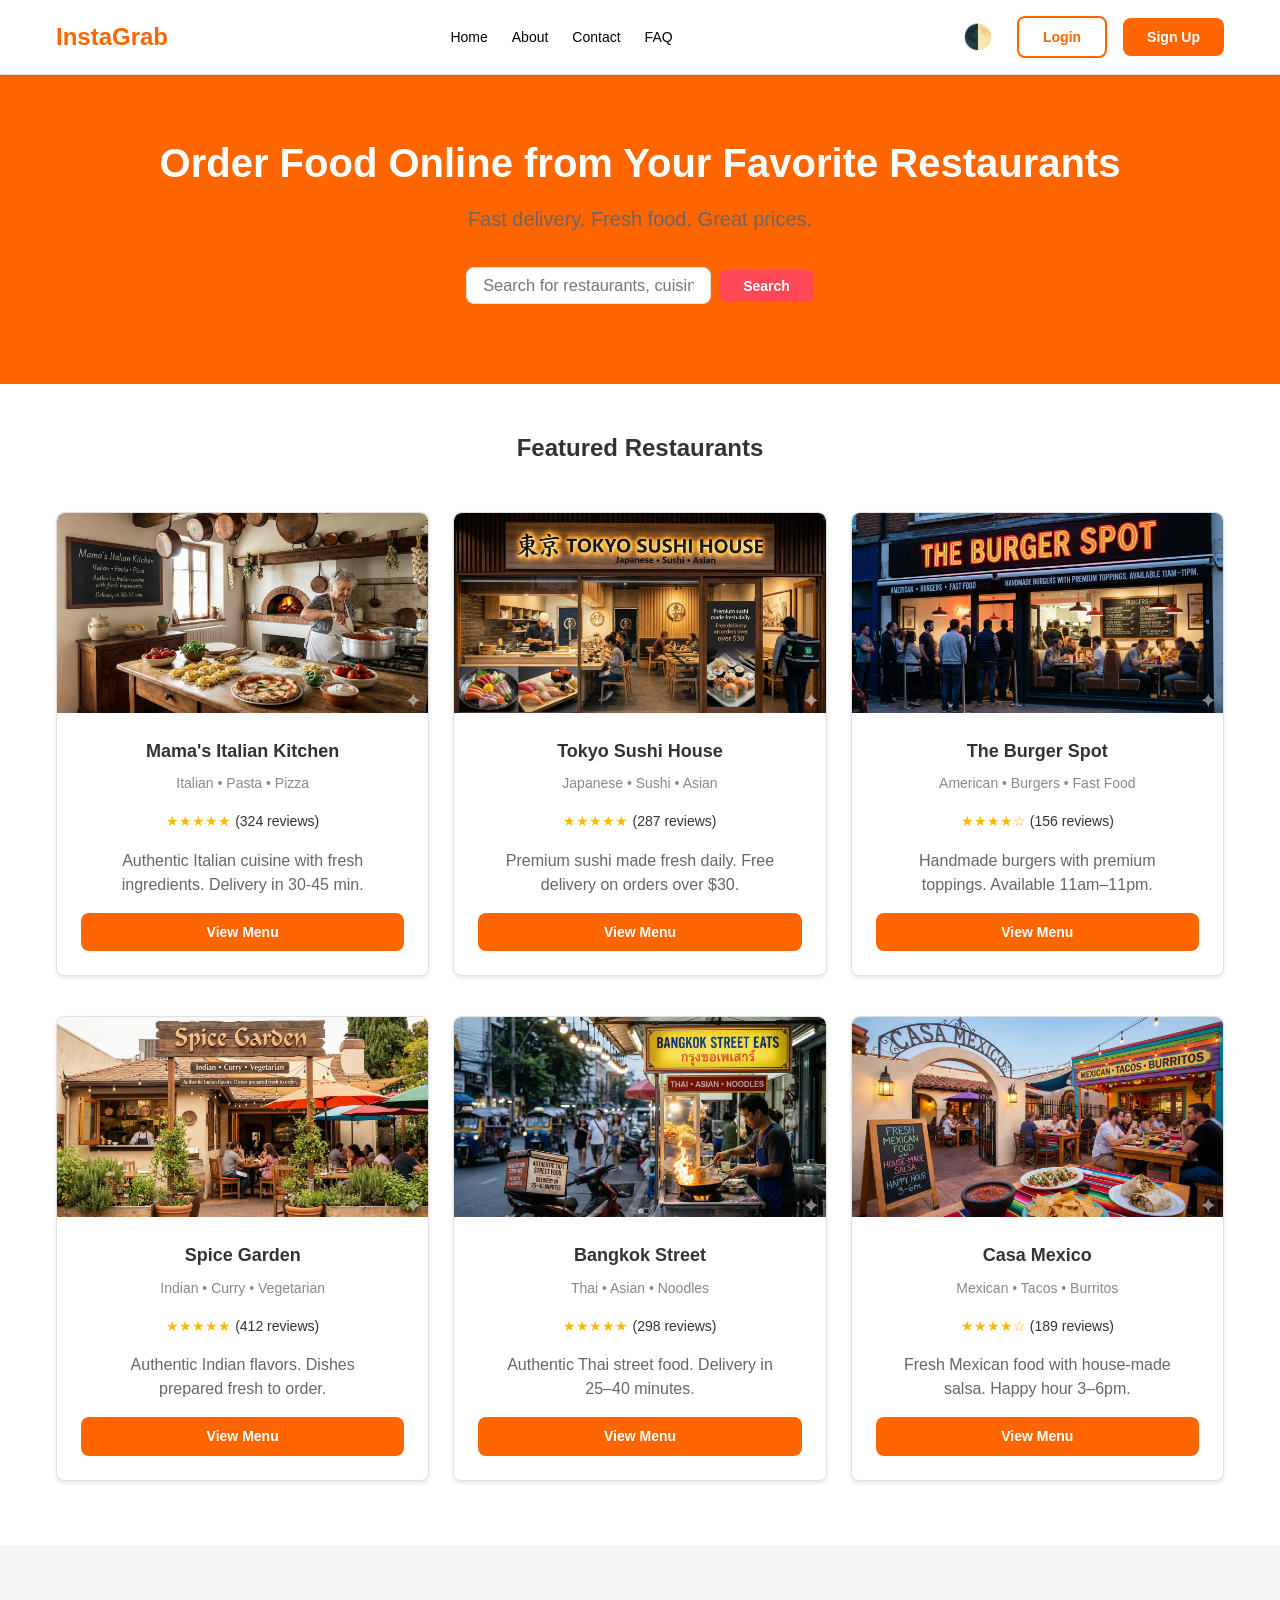
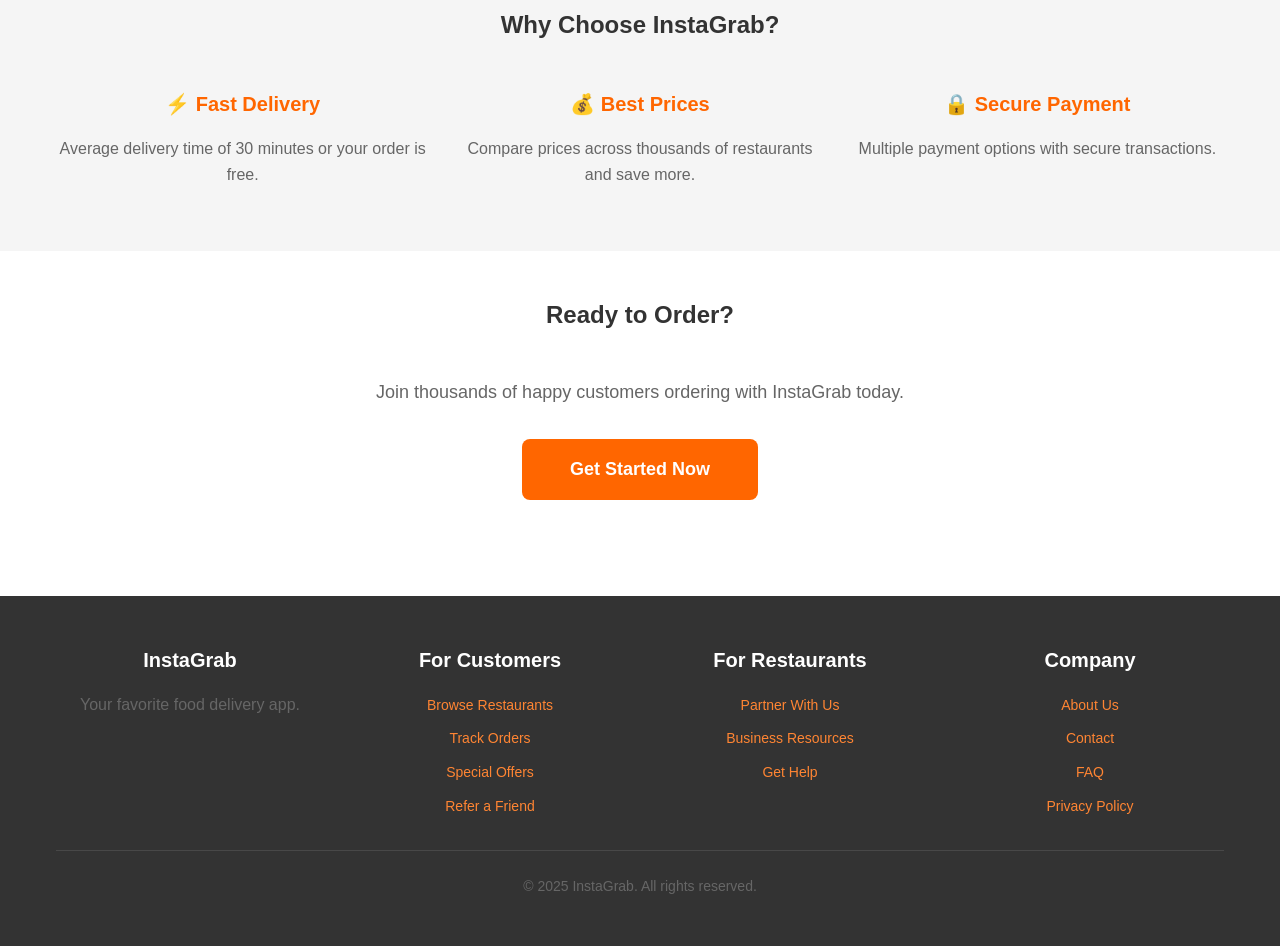
<file: index.html>
<!DOCTYPE html>
<html lang="en">
<head>
  <meta charset="UTF-8">
  <meta name="viewport" content="width=device-width, initial-scale=1.0">
  <title>InstaGrab - Food Delivery | Order from Your Favorite Restaurants</title>
  <meta name="description" content="Order food online from your favorite restaurants. Fast delivery, best prices.">
  <link rel="stylesheet" href="global.css">
  <link rel="stylesheet" href="index.css">
</head>
<body>

  <!-- Links Section -->
  <header>
    <div class="container">
      <nav>
        <a href="index.html" class="logo">InstaGrab</a>

        <ul class="nav-links">
          <li><a href="index.html">Home</a></li>
          <li><a href="about.html">About</a></li>
          <li><a href="contact.html">Contact</a></li>
          <li><a href="faq.html">FAQ</a></li>
        </ul>

        <div class="nav-buttons">
          <button id="theme-toggle" class="theme-toggle">🌓</button>
          <a href="login.html" class="btn btn-secondary">Login</a>
          <a href="signup.html" class="btn btn-primary">Sign Up</a>
        </div>

      </nav>
    </div>
  </header>

  <!-- Search Section -->
  <section class="hero">

    <div class="container">
      <h1>Order Food Online from Your Favorite Restaurants</h1>
      <p>Fast delivery. Fresh food. Great prices.</p>

      <div class="search-bar">
        <input type="text" placeholder="Search for restaurants, cuisines, or dishes..." class="search-input">
        <button class="btn btn-accent">Search</button>

      </div>
    </div>
  </section>

  <!-- Featured Restaurants Section -->
  <section>
    
    <div class="container">
      <h2>Featured Restaurants</h2>
      <div class="grid grid-3">
        <div class="card restaurant-card">
          <div class="card-image"><img src="mama.png" alt="Mama's Italian Kitchen"></div>
          <div class="card-body">
            <h3 class="card-title">Mama's Italian Kitchen</h3>
            <p class="card-subtitle">Italian • Pasta • Pizza</p>
            <div class="card-rating">
              <span class="star">★★★★★</span>
              <span>(324 reviews)</span>
            </div>
            <p>Authentic Italian cuisine with fresh ingredients. Delivery in 30-45 min.</p>
            <a href="restaurant-detail.html?id=1" class="btn btn-primary" style="width:100%;margin-top:1rem;">View Menu</a>
          </div>
        </div>

        <div class="card restaurant-card">
          <div class="card-image"><img src="tokyo.png" alt="Tokyo Sushi House"></div>
          <div class="card-body">
            <h3 class="card-title">Tokyo Sushi House</h3>
            <p class="card-subtitle">Japanese • Sushi • Asian</p>
            <div class="card-rating">
              <span class="star">★★★★★</span>
              <span>(287 reviews)</span>
            </div>
            <p>Premium sushi made fresh daily. Free delivery on orders over $30.</p>
            <a href="restaurant-detail.html?id=2" class="btn btn-primary" style="width:100%;margin-top:1rem;">View Menu</a>
          </div>
        </div>

        <div class="card restaurant-card">
          <div class="card-image"><img src="burger.png" alt="The Burger Spot"></div>
          <div class="card-body">
            <h3 class="card-title">The Burger Spot</h3>
            <p class="card-subtitle">American • Burgers • Fast Food</p>
            <div class="card-rating">
              <span class="star">★★★★☆</span>
              <span>(156 reviews)</span>
            </div>
            <p>Handmade burgers with premium toppings. Available 11am–11pm.</p>
            <a href="restaurant-detail.html?id=3" class="btn btn-primary" style="width:100%;margin-top:1rem;">View Menu</a>
          </div>
        </div>

        <div class="card restaurant-card">
          <div class="card-image"><img src="spice.png" alt="Spice Garden"></div>
          <div class="card-body">
            <h3 class="card-title">Spice Garden</h3>
            <p class="card-subtitle">Indian • Curry • Vegetarian</p>
            <div class="card-rating">
              <span class="star">★★★★★</span>
              <span>(412 reviews)</span>
            </div>
            <p>Authentic Indian flavors. Dishes prepared fresh to order.</p>
            <a href="restaurant-detail.html?id=4" class="btn btn-primary" style="width:100%;margin-top:1rem;">View Menu</a>
          </div>
        </div>

        <div class="card restaurant-card">
          <div class="card-image"><img src="bangkok.png" alt="Bangkok Street"></div>
          <div class="card-body">
            <h3 class="card-title">Bangkok Street</h3>
            <p class="card-subtitle">Thai • Asian • Noodles</p>
            <div class="card-rating">
              <span class="star">★★★★★</span>
              <span>(298 reviews)</span>
            </div>
            <p>Authentic Thai street food. Delivery in 25–40 minutes.</p>
            <a href="restaurant-detail.html?id=5" class="btn btn-primary" style="width:100%;margin-top:1rem;">View Menu</a>
          </div>
        </div>

        <div class="card restaurant-card">
          <div class="card-image"><img src="casa.png" alt="Casa Mexico"></div>
          <div class="card-body">
            <h3 class="card-title">Casa Mexico</h3>
            <p class="card-subtitle">Mexican • Tacos • Burritos</p>
            <div class="card-rating">
              <span class="star">★★★★☆</span>
              <span>(189 reviews)</span>
            </div>
            <p>Fresh Mexican food with house-made salsa. Happy hour 3–6pm.</p>
            <a href="restaurant-detail.html?id=6" class="btn btn-primary" style="width:100%;margin-top:1rem;">View Menu</a>
          </div>
        </div>
      </div>
    </div>
  </section>

  <!-- Features Section -->
  <section class="alt">
    <div class="container">
      <h2>Why Choose InstaGrab?</h2>

      <div class="grid grid-3">

        <div style="text-align:center;">
          <h3 style="color:#ff6600;margin-bottom:1rem;">⚡ Fast Delivery</h3>
          <p>Average delivery time of 30 minutes or your order is free.</p>
        </div>

        <div style="text-align:center;">
          <h3 style="color:#ff6600;margin-bottom:1rem;">💰 Best Prices</h3>
          <p>Compare prices across thousands of restaurants and save more.</p>
        </div>

        <div style="text-align:center;">
          <h3 style="color:#ff6600;margin-bottom:1rem;">🔒 Secure Payment</h3>
          <p>Multiple payment options with secure transactions.</p>
        </div>

      </div>
    </div>
  </section>

  <!-- CTA(Call To Action) Section -->
  <section>
    <div class="container" style="text-align:center;">
      <h2>Ready to Order?</h2>
      <p style="margin-bottom:2rem;font-size:1.125rem;">Join thousands of happy customers ordering with InstaGrab today.</p>
      <a href="login.html" class="btn btn-primary" style="padding:1rem 3rem;font-size:1.125rem;">Get Started Now</a>
    </div>
  </section>

  <!-- Footer -->
  <footer>
    <div class="container">

      <div class="footer-grid">

        <div class="footer-section">
          <h3>InstaGrab</h3>
          <p>Your favorite food delivery app.</p>
        </div>

        <div class="footer-section">
          <h3>For Customers</h3>
          <ul class="footer-links">
            <li><a href="#">Browse Restaurants</a></li>
            <li><a href="#">Track Orders</a></li>
            <li><a href="#">Special Offers</a></li>
            <li><a href="#">Refer a Friend</a></li>
          </ul>
        </div>

        <div class="footer-section">
          <h3>For Restaurants</h3>
          <ul class="footer-links">
            <li><a href="#">Partner With Us</a></li>
            <li><a href="#">Business Resources</a></li>
            <li><a href="#">Get Help</a></li>
          </ul>
        </div>

        <div class="footer-section">
          <h3>Company</h3>
          <ul class="footer-links">
            <li><a href="about.html">About Us</a></li>
            <li><a href="contact.html">Contact</a></li>
            <li><a href="faq.html">FAQ</a></li>
            <li><a href="#">Privacy Policy</a></li>
          </ul>
        </div>

      </div>

      <div class="footer-bottom">
        <p>&copy; 2025 InstaGrab. All rights reserved.</p>
      </div>

    </div>
  </footer>
  <script src="theme.js"></script>
</body>
</html>
</file>
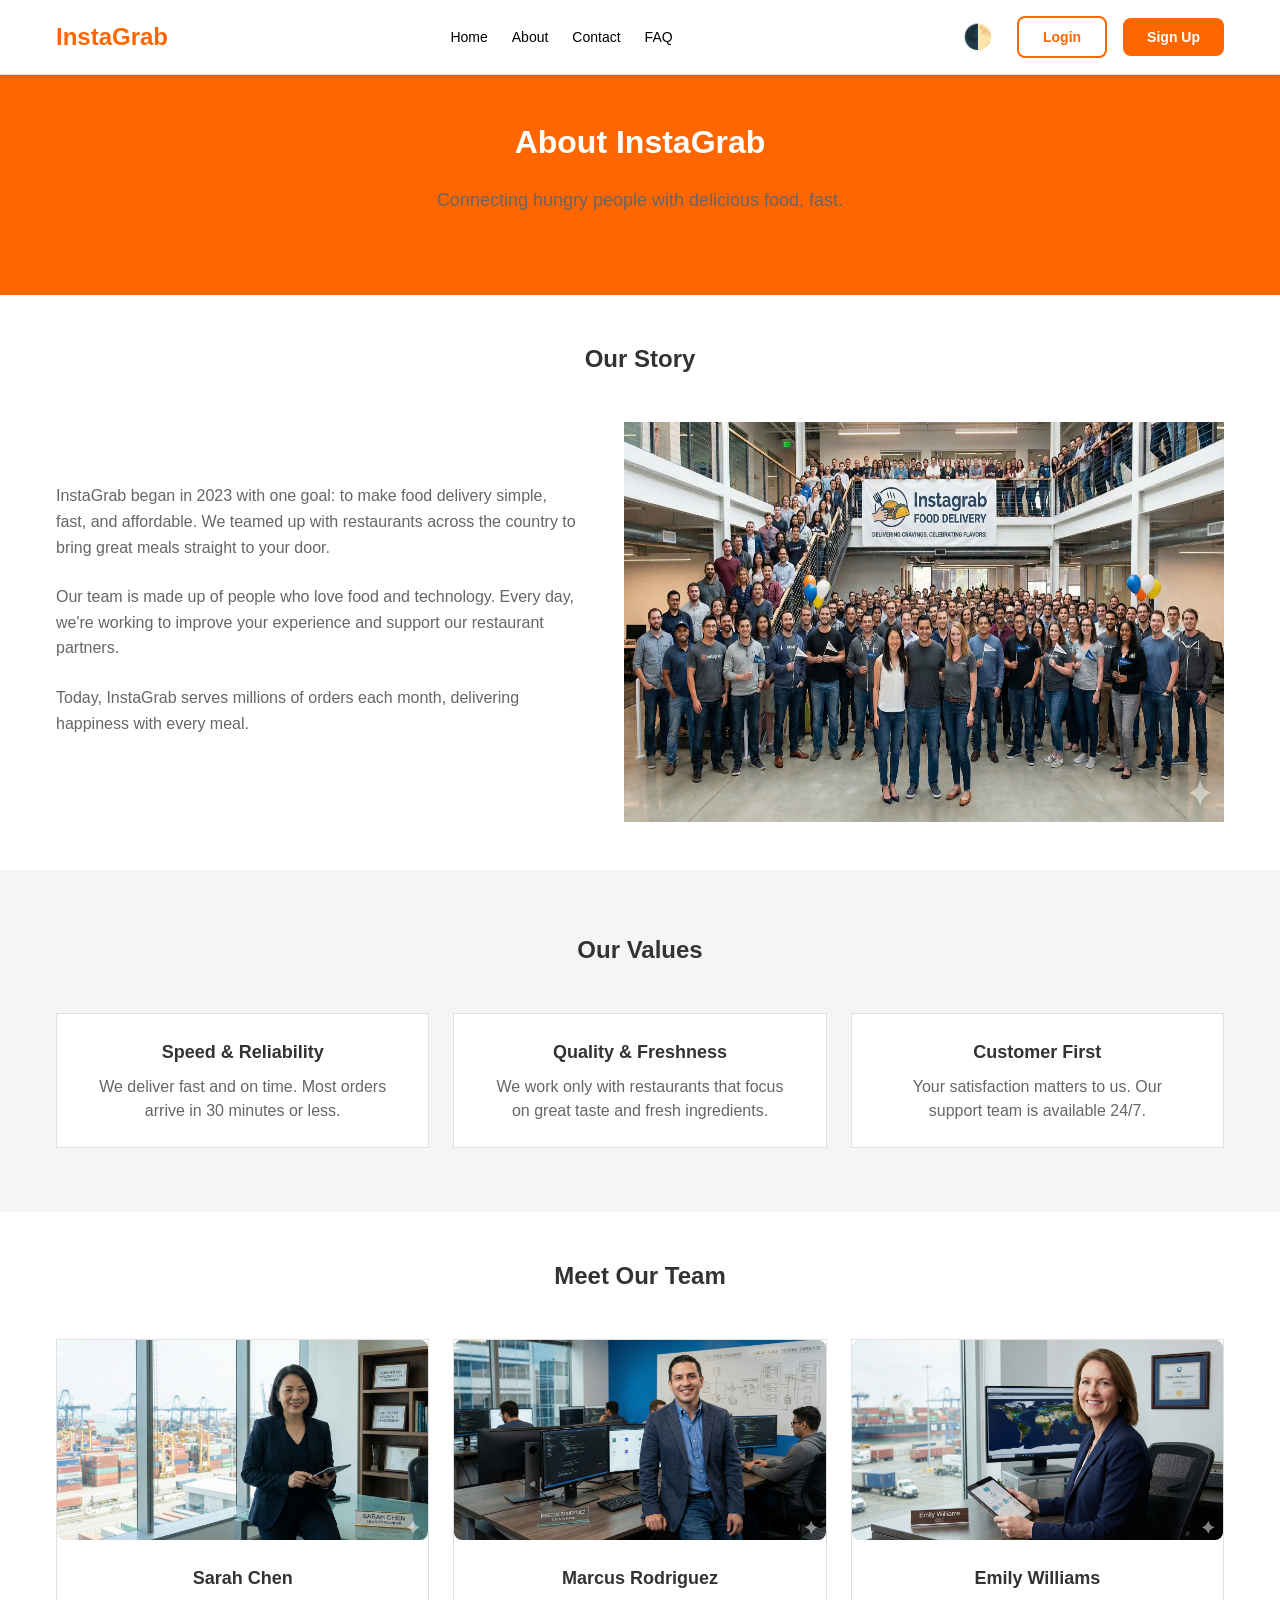
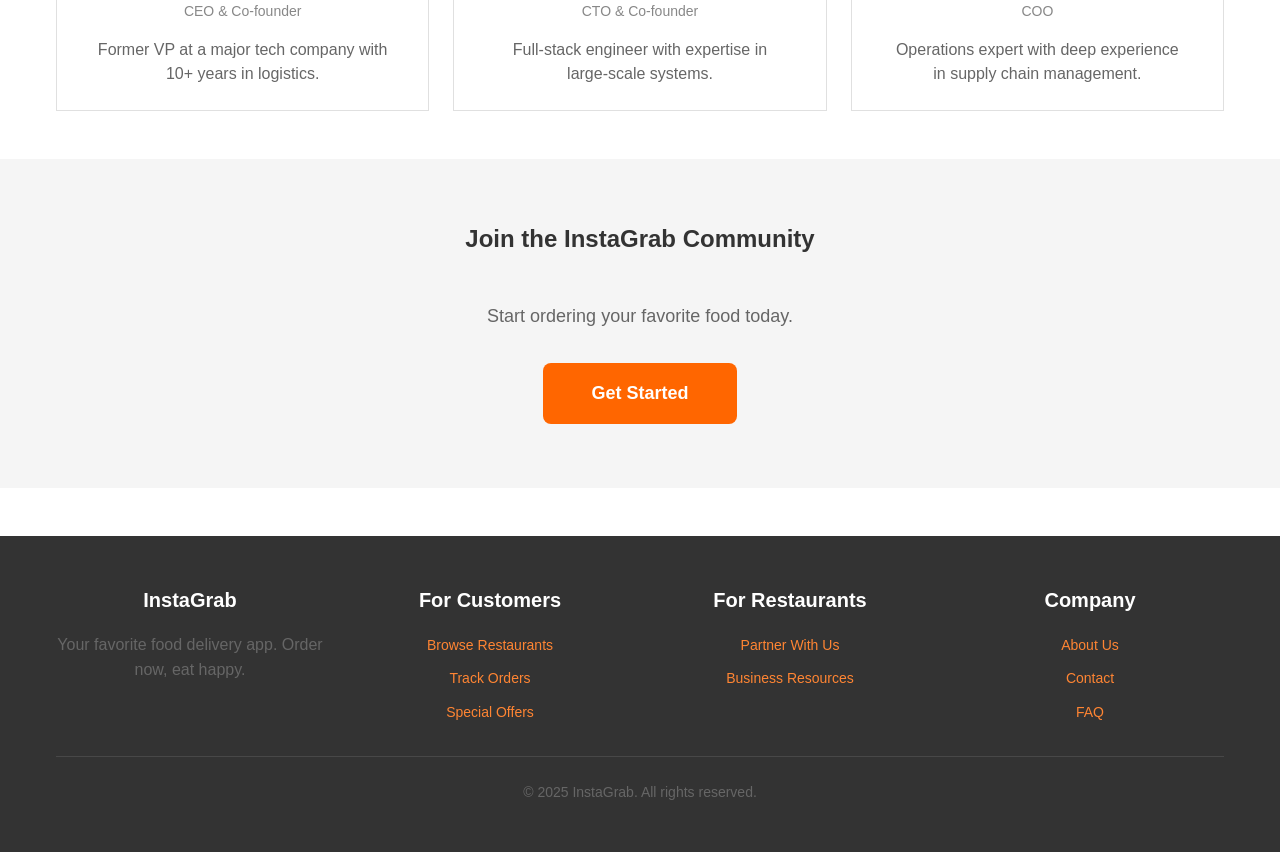
<file: about.html>
<!DOCTYPE html>
<html lang="en">
<head>
  <meta charset="UTF-8">
  <meta name="viewport" content="width=device-width, initial-scale=1.0">
  <title>About Us - InstaGrab</title>
  <link rel="stylesheet" href="global.css">
  <link rel="stylesheet" href="about.css">
</head>

<body>

  <header>
    <div class="container">
      <nav>
        <a href="index.html" class="logo">InstaGrab</a>

        <ul class="nav-links">
          <li><a href="index.html">Home</a></li>
          <li><a href="about.html">About</a></li>
          <li><a href="contact.html">Contact</a></li>
          <li><a href="faq.html">FAQ</a></li>
        </ul>

        <div class="nav-buttons">
          <button id="theme-toggle" class="theme-toggle">🌓</button>
          <a href="login.html" class="btn btn-secondary">Login</a>
          <a href="signup.html" class="btn btn-primary">Sign Up</a>
        </div>
      </nav>
    </div>
  </header>

  <section class="hero">
    <div class="container">
      <h1>About InstaGrab</h1>
      <p>Connecting hungry people with delicious food, fast.</p>
    </div>
  </section>

  <section>
    <div class="container">
      <h2>Our Story</h2>

      <div class="story-grid">

        <div class="story-content">
          <p style="margin-bottom:1.5rem;">
            InstaGrab began in 2023 with one goal: to make food delivery simple, fast, and affordable. 
            We teamed up with restaurants across the country to bring great meals straight to your door.
          </p>

          <p style="margin-bottom:1.5rem;">
            Our team is made up of people who love food and technology. 
            Every day, we're working to improve your experience and support our restaurant partners.
          </p>

          <p>
            Today, InstaGrab serves millions of orders each month, delivering happiness with every meal.
          </p>
        </div>

        <div class="team-image"><img src="team.png" alt="InstaGrab Team" width="600px" height="400px"></div>
      </div>
    </div>
  </section>

  <section class="alt">
    <div class="container">
      <h2>Our Values</h2>

      <div class="values-grid grid-3">

        <div class="card">
          <div class="card-body">
            <h3 class="card-title">Speed & Reliability</h3>
            <p>We deliver fast and on time. Most orders arrive in 30 minutes or less.</p>
          </div>
        </div>

        <div class="card">
          <div class="card-body">
            <h3 class="card-title">Quality & Freshness</h3>
            <p>We work only with restaurants that focus on great taste and fresh ingredients.</p>
          </div>
        </div>

        <div class="card">
          <div class="card-body">
            <h3 class="card-title">Customer First</h3>
            <p>Your satisfaction matters to us. Our support team is available 24/7.</p>
          </div>
        </div>

      </div>
    </div>
  </section>

  <section>
    <div class="container">
      <h2>Meet Our Team</h2>

      <div class="team-grid grid-3">

        <div class="card">
          <div class="card-image"><img src="sarah.png" alt="Sarah Chen"></div>
          <div class="card-body">
            <h3 class="card-title">Sarah Chen</h3>
            <p class="card-subtitle">CEO & Co-founder</p>
            <p>Former VP at a major tech company with 10+ years in logistics.</p>
          </div>
        </div>

        <div class="card">
          <div class="card-image"><img src="marcus.png" alt="Marcus Rodriguez"></div>
          <div class="card-body">
            <h3 class="card-title">Marcus Rodriguez</h3>
            <p class="card-subtitle">CTO & Co-founder</p>
            <p>Full-stack engineer with expertise in large-scale systems.</p>
          </div>
        </div>

        <div class="card">
          <div class="card-image"><img src="emily.png" alt="Emily Williams"></div>
          <div class="card-body">
            <h3 class="card-title">Emily Williams</h3>
            <p class="card-subtitle">COO</p>
            <p>Operations expert with deep experience in supply chain management.</p>
          </div>
        </div>

      </div>
    </div>
  </section>

  <section class="alt">
    <div class="container" style="text-align:center;">
      <h2>Join the InstaGrab Community</h2>
      <p style="margin-bottom:2rem;font-size:1.125rem;">
        Start ordering your favorite food today.
      </p>
      <a href="login.html" class="btn btn-primary" style="padding:1rem 3rem;font-size:1.125rem;">
        Get Started
      </a>
    </div>
  </section>

  <footer>
    <div class="container">

      <div class="footer-grid">

        <div class="footer-section">
          <h3>InstaGrab</h3>
          <p>Your favorite food delivery app. Order now, eat happy.</p>
        </div>

        <div class="footer-section">
          <h3>For Customers</h3>
          <ul class="footer-links">
            <li><a href="#">Browse Restaurants</a></li>
            <li><a href="#">Track Orders</a></li>
            <li><a href="#">Special Offers</a></li>
          </ul>
        </div>

        <div class="footer-section">
          <h3>For Restaurants</h3>
          <ul class="footer-links">
            <li><a href="#">Partner With Us</a></li>
            <li><a href="#">Business Resources</a></li>
          </ul>
        </div>

        <div class="footer-section">
          <h3>Company</h3>
          <ul class="footer-links">
            <li><a href="about.html">About Us</a></li>
            <li><a href="contact.html">Contact</a></li>
            <li><a href="faq.html">FAQ</a></li>
          </ul>
        </div>

      </div>

      <div class="footer-bottom">
        <p>&copy; 2025 InstaGrab. All rights reserved.</p>
      </div>

    </div>
  </footer>

  <script src="theme.js"></script>
</body>
</html>
</file>
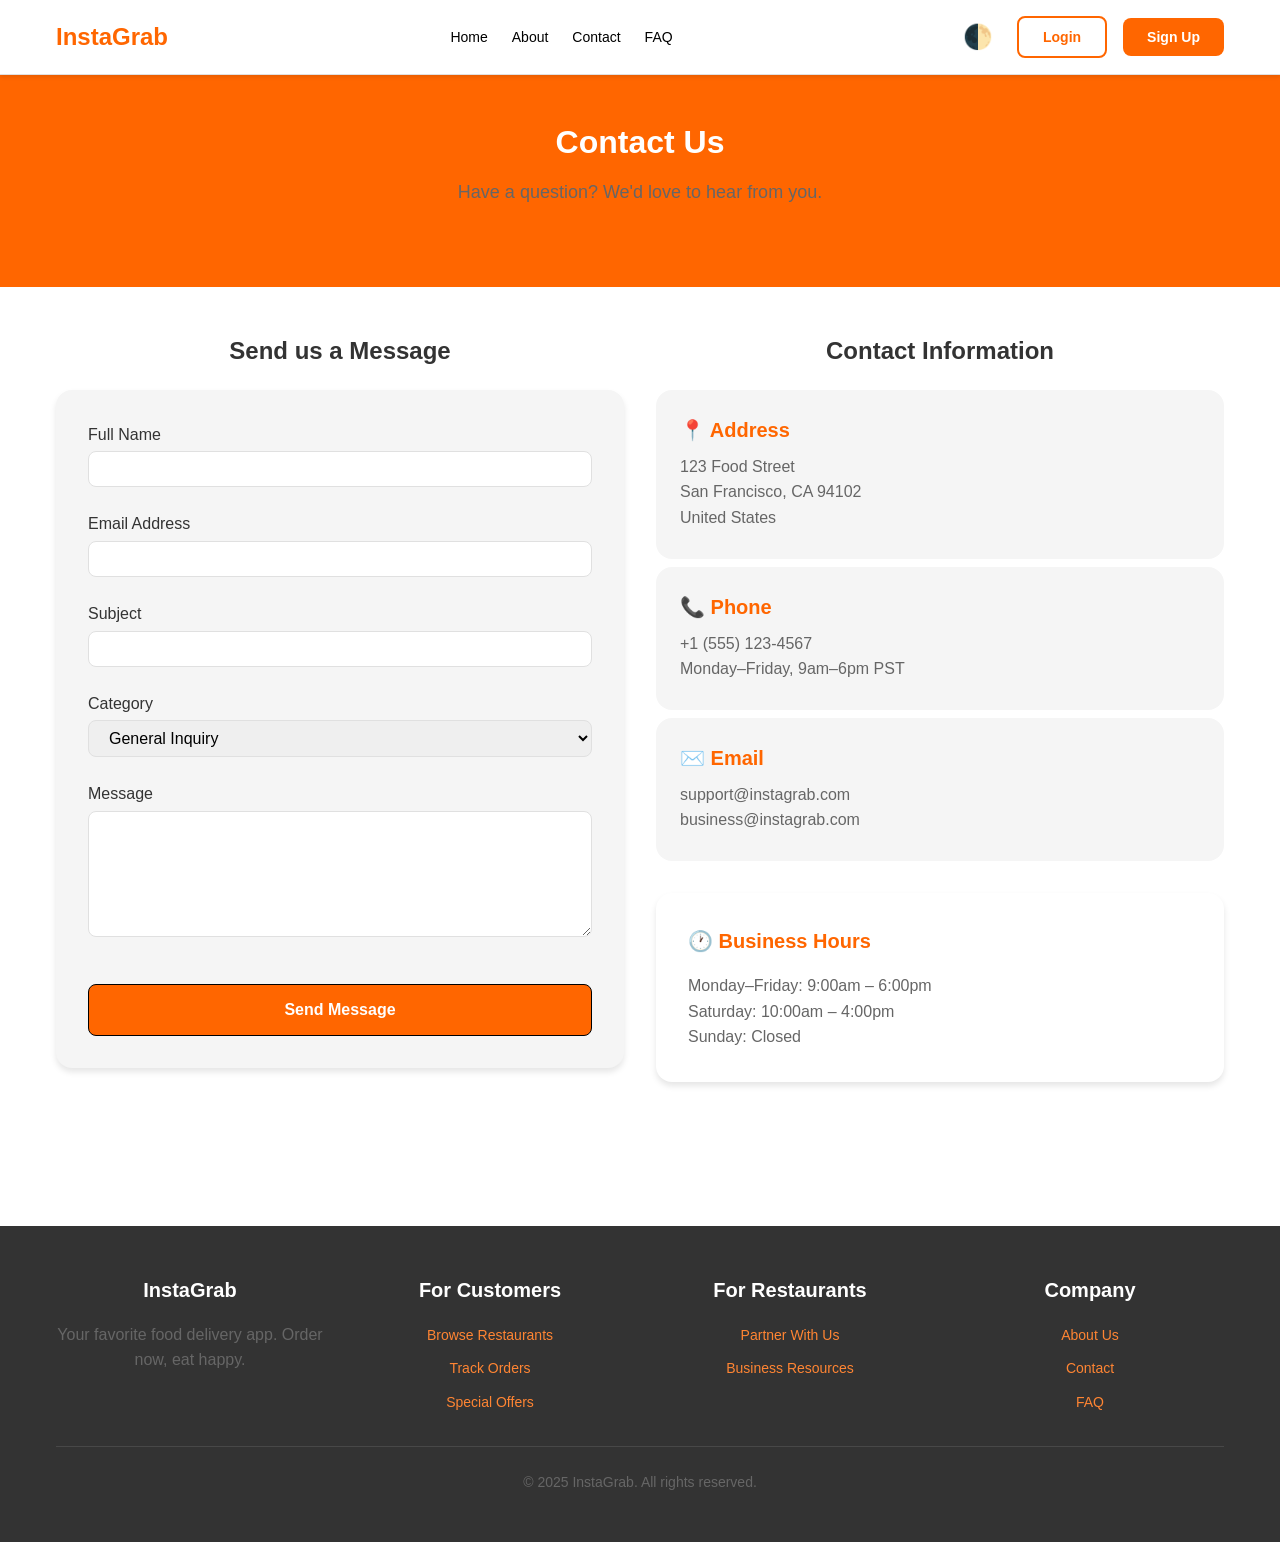
<file: contact.html>
<!DOCTYPE html>
<html lang="en">
<head>
  <meta charset="UTF-8">
  <meta name="viewport" content="width=device-width, initial-scale=1.0">
  <title>Contact Us - InstaGrab</title>
  <link rel="stylesheet" href="global.css">
  <link rel="stylesheet" href="contact.css">
</head>

<body>

  <header>
    <div class="container">
      <nav>
        <a href="index.html" class="logo">InstaGrab</a>

        <ul class="nav-links">
          <li><a href="index.html">Home</a></li>
          <li><a href="about.html">About</a></li>
          <li><a href="contact.html">Contact</a></li>
          <li><a href="faq.html">FAQ</a></li>
        </ul>

        <div class="nav-buttons">
          <button id="theme-toggle" class="theme-toggle">🌓</button>
          <a href="login.html" class="btn btn-secondary">Login</a>
          <a href="signup.html" class="btn btn-primary">Sign Up</a>
        </div>
      </nav>
    </div>
  </header>

  <section class="hero">
    <div class="container">
      <h1>Contact Us</h1>
      <p>Have a question? We'd love to hear from you.</p>
    </div>
  </section>

  <section>
    <div class="container">

      <div class="contact-grid">

        <div>
          <h2 style="margin-bottom:1.5rem;">Send us a Message</h2>

          <form id="contact-form" class="contact-form">

            <div class="form-group">
              <label for="name">Full Name</label>
              <input type="text" id="name" name="name" required>
            </div>

            <div class="form-group">
              <label for="email">Email Address</label>
              <input type="email" id="email" name="email" required>
            </div>

            <div class="form-group">
              <label for="subject">Subject</label>
              <input type="text" id="subject" name="subject" required>
            </div>

            <div class="form-group">
              <label for="category">Category</label>
              <select id="category" name="category">
                <option>General Inquiry</option>
                <option>Customer Support</option>
                <option>Restaurant Inquiry</option>
                <option>Partnership</option>
                <option>Other</option>
              </select>
            </div>

            <div class="form-group">
              <label for="message">Message</label>
              <textarea id="message" name="message" rows="6" required></textarea>
            </div>

            <button type="submit" class="btn btn-primary" style="width:100%;padding:1rem;">
              Send Message
            </button>

          </form>
        </div>

        <div>
          <h2 style="margin-bottom:1.5rem;">Contact Information</h2>

          <div class="map-section">
            <h3>📍 Address</h3>
            <p>
              123 Food Street<br>
              San Francisco, CA 94102<br>
              United States
            </p>
          </div>

          <div class="map-section">
            <h3>📞 Phone</h3>
            <p>
              +1 (555) 123-4567<br>
              Monday–Friday, 9am–6pm PST
            </p>
          </div>

          <div class="map-section">
            <h3>✉️ Email</h3>
            <p>
              support@instagrab.com<br>
              business@instagrab.com
            </p>
          </div>

          <div class="business-hours">
            <h3>🕐 Business Hours</h3>
            <p>
              Monday–Friday: 9:00am – 6:00pm<br>
              Saturday: 10:00am – 4:00pm<br>
              Sunday: Closed
            </p>
          </div>

        </div>

      </div>
    </div>
  </section>

  <footer>
    <div class="container">

      <div class="footer-grid">

        <div class="footer-section">
          <h3>InstaGrab</h3>
          <p>Your favorite food delivery app. Order now, eat happy.</p>
        </div>

        <div class="footer-section">
          <h3>For Customers</h3>
          <ul class="footer-links">
            <li><a href="#">Browse Restaurants</a></li>
            <li><a href="#">Track Orders</a></li>
            <li><a href="#">Special Offers</a></li>
          </ul>
        </div>

        <div class="footer-section">
          <h3>For Restaurants</h3>
          <ul class="footer-links">
            <li><a href="#">Partner With Us</a></li>
            <li><a href="#">Business Resources</a></li>
          </ul>
        </div>

        <div class="footer-section">
          <h3>Company</h3>
          <ul class="footer-links">
            <li><a href="about.html">About Us</a></li>
            <li><a href="contact.html">Contact</a></li>
            <li><a href="faq.html">FAQ</a></li>
          </ul>
        </div>

      </div>

      <div class="footer-bottom">
        <p>&copy; 2025 InstaGrab. All rights reserved.</p>
      </div>

    </div>
  </footer>

  <script src="theme.js"></script>
</body>
</html>
</file>
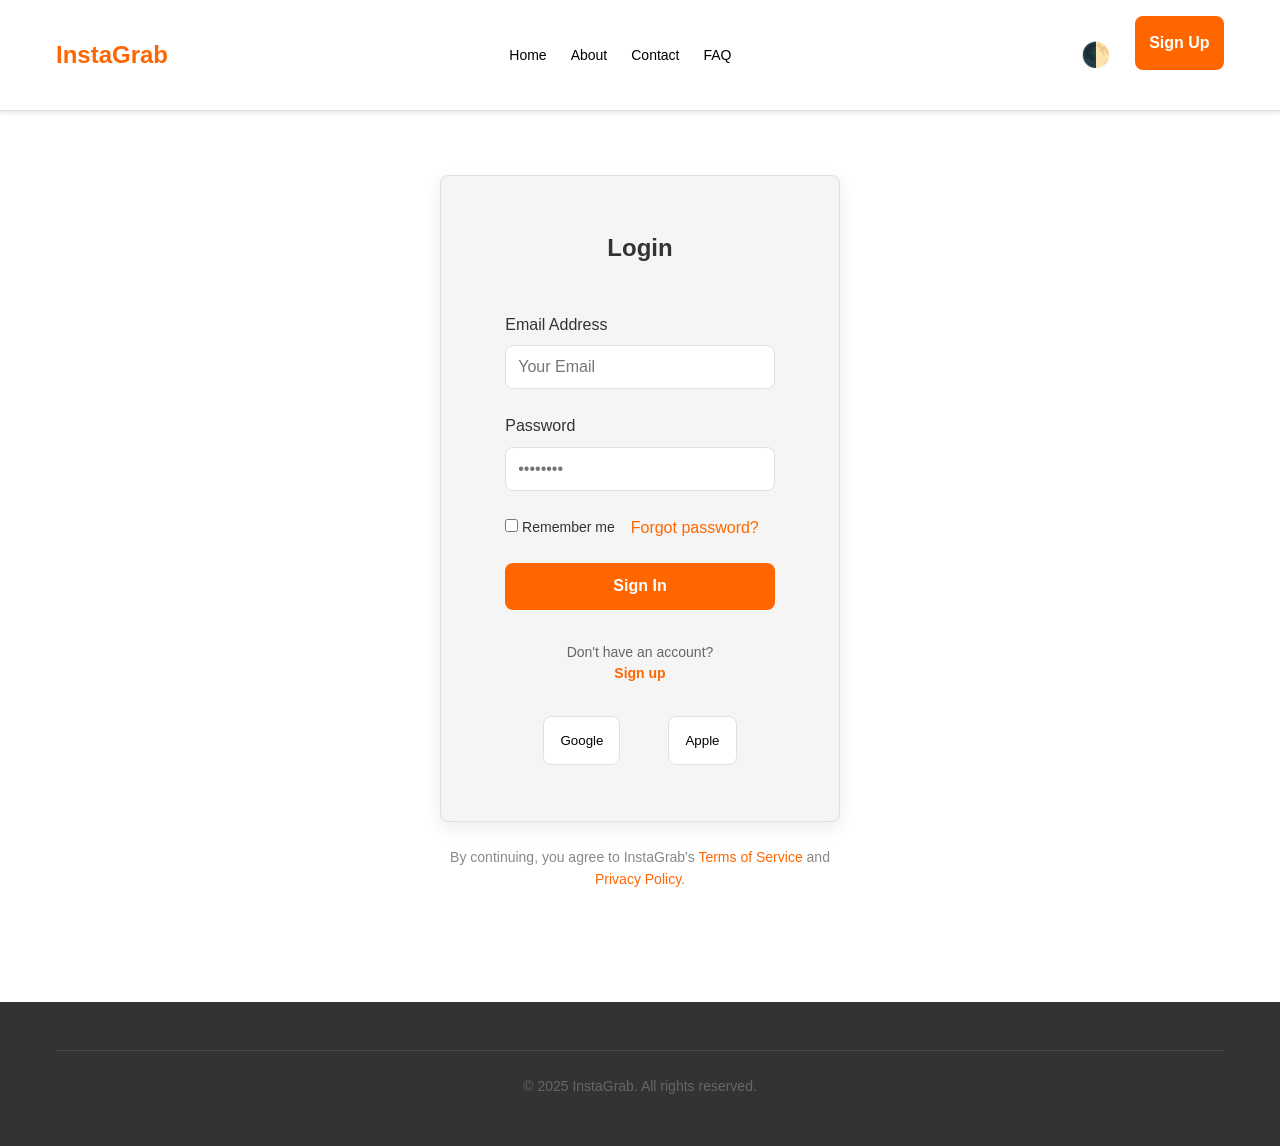
<file: login.html>
<!DOCTYPE html>
<html lang="en">
<head>
  <meta charset="UTF-8">
  <meta name="viewport" content="width=device-width, initial-scale=1.0">
  <title>Login - InstaGrab | Order Food Online</title>
  <link rel="stylesheet" href="global.css">
  <link rel="stylesheet" href="login.css">
</head>

<body>
  
  <header>
    <div class="container">
      <nav class="navbar">
        <a href="index.html" class="logo">InstaGrab</a>
        <ul class="nav-links">
          <li><a href="index.html">Home</a></li>
          <li><a href="about.html">About</a></li>
          <li><a href="contact.html">Contact</a></li>
          <li><a href="faq.html">FAQ</a></li>
        </ul>
        <div class="nav-buttons">
          <button id="theme-toggle" class="theme-toggle">🌓</button>
          <a href="signup.html" class="btn btn-primary">Sign Up</a>
        </div>
      </nav>
    </div>
  </header>

  <section class="login-section">
    <div class="container">
      <div class="login-card-wrapper">
        <div class="card login-card">
          <div class="card-body">
            <h2 class="login-title">Login</h2>

            <form class="login-form">
              <div class="form-group">
                <label for="email">Email Address</label>
                <input type="email" id="email" name="email" placeholder="Your Email" required>
              </div>

              <div class="form-group">
                <label for="password">Password</label>
                <input type="password" id="password" name="password" placeholder="••••••••" required>
              </div>

              <div class="form-options">
                <label class="checkbox-label">
                  <input type="checkbox" name="remember">
                  Remember me
                </label>

                <a href="#" class="forgot-password">Forgot password?</a>
              </div>

              <button type="submit" class="btn btn-primary">
                Sign In
              </button>

            </form>

            <div class="signup-prompt">
              <p>Don't have an account? 
                <a href="signup.html">Sign up</a>
              </p>
            </div>

            <div class="social-login">
              <button class="social-btn">
                Google
              </button>

              <button class="social-btn">
                Apple
              </button>
            </div>

          </div>
        </div>

        <div class="terms-agreement">
          By continuing, you agree to InstaGrab's 
          <a href="#">Terms of Service</a> and 
          <a href="#">Privacy Policy</a>.
        </div>

      </div>
    </div>
  </section>

  <footer class="main-footer">
    <div class="container">
      <div class="footer-bottom">
        <p>&copy; 2025 InstaGrab. All rights reserved.</p>
      </div>
    </div>
  </footer>
  <script src="theme.js"></script>
  <script>
    const loginForm = document.querySelector('.login-form');
    const emailInput = document.getElementById('email');
    
    loginForm.addEventListener('submit', function(event) {
      event.preventDefault();
      const email = emailInput.value.trim();
      const requiredDomain = '@nst.rishihood.edu.in';
      
      if (!email.endsWith(requiredDomain)) {
        alert('Please use your @nst.rishihood.edu.in email address to login.');
      }
      else {
        window.location.href = 'restaurants.html';
      }
    });
  </script>
</body>
</html>
</file>
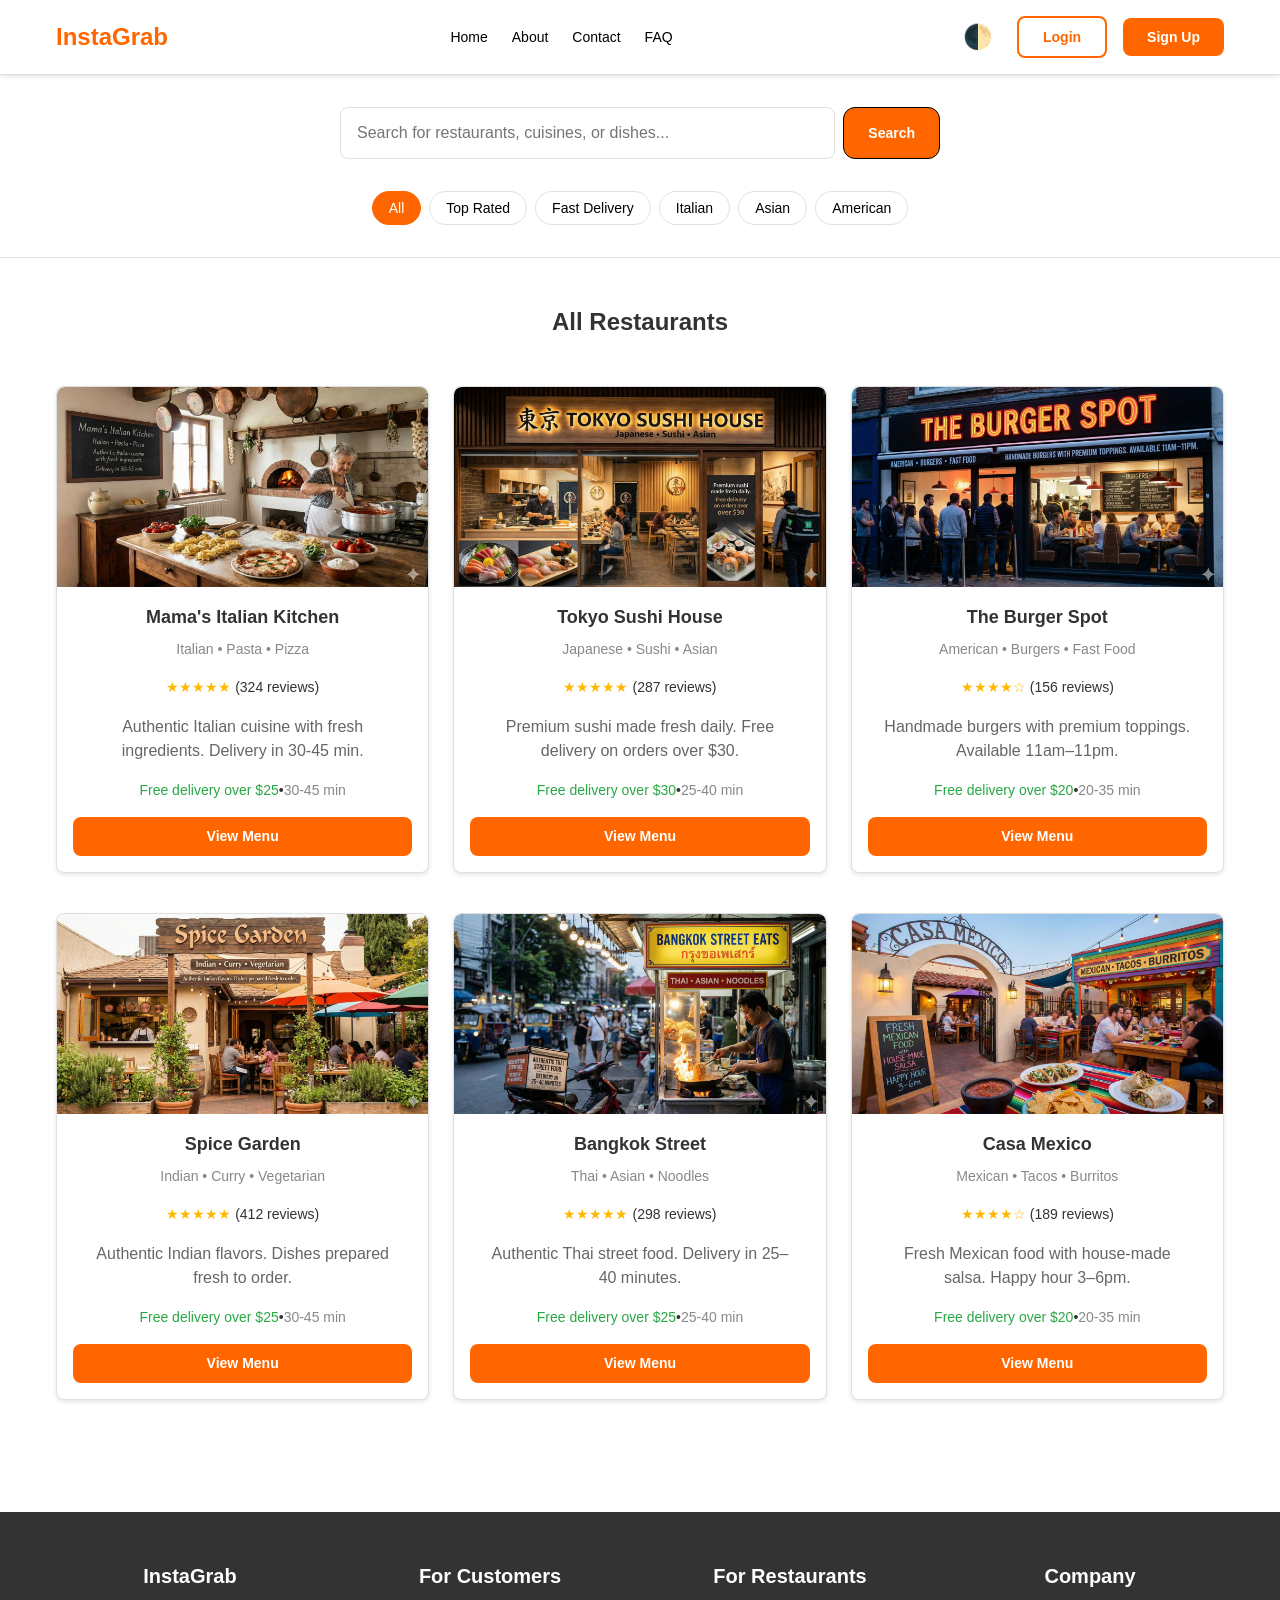
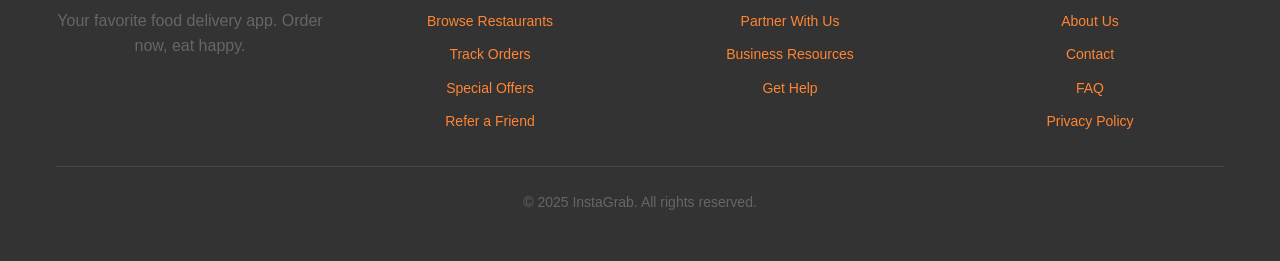
<file: restaurants.html>
<!DOCTYPE html>
<html lang="en">
<head>
  <meta charset="UTF-8">
  <meta name="viewport" content="width=device-width, initial-scale=1.0">
  <title>Restaurants - InstaGrab | Order Food Online</title>
  <link rel="stylesheet" href="global.css">
  <link rel="stylesheet" href="restaurants.css">
</head>
<body>

  <!-- Header & Navigation -->
  <header>
    <div class="container">
      <nav class="navbar">
        <a href="index.html" class="logo">InstaGrab</a>
        <ul class="nav-links">
          <li><a href="index.html">Home</a></li>
          <li><a href="about.html">About</a></li>
          <li><a href="contact.html">Contact</a></li>
          <li><a href="faq.html">FAQ</a></li>
        </ul>
        <div class="nav-buttons">
          <button id="theme-toggle" class="theme-toggle">🌓</button>
          <a href="login.html" class="btn btn-secondary">Login</a>
          <a href="signup.html" class="btn btn-primary">Sign Up</a>
        </div>
      </nav>
    </div>
  </header>

  <!-- Search and Filter Section -->
  <section class="search-filter-section">
    <div class="container">
      <div class="search-bar">
        <input type="text" placeholder="Search for restaurants, cuisines, or dishes..." class="search-input">
        <button class="btn btn-accent">Search</button>
      </div>

      <div class="filter-buttons">
        <button class="filter-btn active" data-filter="all">All</button>
        <button class="filter-btn" data-filter="rating">Top Rated</button>
        <button class="filter-btn" data-filter="delivery">Fast Delivery</button>
        <button class="filter-btn" data-filter="italian">Italian</button>
        <button class="filter-btn" data-filter="asian">Asian</button>
        <button class="filter-btn" data-filter="american">American</button>
      </div>
    </div>
  </section>

  <!-- Restaurant Listing Section -->
  <section class="restaurant-listing">
    <div class="container">
      <h2 class="section-title">All Restaurants</h2>

      <div class="grid grid-3">
        <article class="card restaurant-card">
          <div class="card-image"><img src="mama.png" alt="Mama's Italian Kitchen"></div>
          <div class="card-body">
            <h3 class="card-title">Mama's Italian Kitchen</h3>
            <p class="card-subtitle">Italian • Pasta • Pizza</p>
            <div class="card-rating">
              <span class="star">★★★★★</span>
              <span>(324 reviews)</span>
            </div>
            <p class="card-description">Authentic Italian cuisine with fresh ingredients. Delivery in 30-45 min.</p>
            <div class="delivery-info">
              <span class="delivery-text">Free delivery over $25</span> • 
              <span class="delivery-time">30-45 min</span>
            </div>
            <a href="restaurant-detail.html?id=1" class="btn btn-primary btn-block">View Menu</a>
          </div>
        </article>

        <article class="card restaurant-card">
          <div class="card-image"><img src="tokyo.png" alt="Tokyo Sushi House"></div>
          <div class="card-body">
            <h3 class="card-title">Tokyo Sushi House</h3>
            <p class="card-subtitle">Japanese • Sushi • Asian</p>
            <div class="card-rating">
              <span class="star">★★★★★</span>
              <span>(287 reviews)</span>
            </div>
            <p class="card-description">Premium sushi made fresh daily. Free delivery on orders over $30.</p>
            <div class="delivery-info">
              <span class="delivery-text">Free delivery over $30</span> • 
              <span class="delivery-time">25-40 min</span>
            </div>
            <a href="restaurant-detail.html?id=2" class="btn btn-primary btn-block">View Menu</a>
          </div>
        </article>

        <article class="card restaurant-card">
          <div class="card-image"><img src="burger.png" alt="The Burger Spot"></div>
          <div class="card-body">
            <h3 class="card-title">The Burger Spot</h3>
            <p class="card-subtitle">American • Burgers • Fast Food</p>
            <div class="card-rating">
              <span class="star">★★★★☆</span>
              <span>(156 reviews)</span>
            </div>
            <p class="card-description">Handmade burgers with premium toppings. Available 11am–11pm.</p>
            <div class="delivery-info">
              <span class="delivery-text">Free delivery over $20</span> • 
              <span class="delivery-time">20-35 min</span>
            </div>
            <a href="restaurant-detail.html?id=3" class="btn btn-primary btn-block">View Menu</a>
          </div>
        </article>

        <article class="card restaurant-card">
          <div class="card-image"><img src="spice.png" alt="Spice Garden"></div>
          <div class="card-body">
            <h3 class="card-title">Spice Garden</h3>
            <p class="card-subtitle">Indian • Curry • Vegetarian</p>
            <div class="card-rating">
              <span class="star">★★★★★</span>
              <span>(412 reviews)</span>
            </div>
            <p class="card-description">Authentic Indian flavors. Dishes prepared fresh to order.</p>
            <div class="delivery-info">
              <span class="delivery-text">Free delivery over $25</span> • 
              <span class="delivery-time">30-45 min</span>
            </div>
            <a href="restaurant-detail.html?id=4" class="btn btn-primary btn-block">View Menu</a>
          </div>
        </article>

        <article class="card restaurant-card">
          <div class="card-image"><img src="bangkok.png" alt="Bangkok Street"></div>
          <div class="card-body">
            <h3 class="card-title">Bangkok Street</h3>
            <p class="card-subtitle">Thai • Asian • Noodles</p>
            <div class="card-rating">
              <span class="star">★★★★★</span>
              <span>(298 reviews)</span>
            </div>
            <p class="card-description">Authentic Thai street food. Delivery in 25–40 minutes.</p>
            <div class="delivery-info">
              <span class="delivery-text">Free delivery over $25</span> • 
              <span class="delivery-time">25-40 min</span>
            </div>
            <a href="restaurant-detail.html?id=5" class="btn btn-primary btn-block">View Menu</a>
          </div>
        </article>

        <article class="card restaurant-card">
          <div class="card-image"><img src="casa.png" alt="Casa Mexico"></div>
          <div class="card-body">
            <h3 class="card-title">Casa Mexico</h3>
            <p class="card-subtitle">Mexican • Tacos • Burritos</p>
            <div class="card-rating">
              <span class="star">★★★★☆</span>
              <span>(189 reviews)</span>
            </div>
            <p class="card-description">Fresh Mexican food with house-made salsa. Happy hour 3–6pm.</p>
            <div class="delivery-info">
              <span class="delivery-text">Free delivery over $20</span> • 
              <span class="delivery-time">20-35 min</span>
            </div>
            <a href="restaurant-detail.html?id=6" class="btn btn-primary btn-block">View Menu</a>
          </div>
        </article>
      </div>
    </div>
  </section>

  <!-- Footer -->
  <footer class="site-footer">
    <div class="container">
      <div class="footer-grid">
        <div class="footer-section">
          <h3>InstaGrab</h3>
          <p>Your favorite food delivery app. Order now, eat happy.</p>
        </div>
        <div class="footer-section">
          <h3>For Customers</h3>
          <ul class="footer-links">
            <li><a href="#">Browse Restaurants</a></li>
            <li><a href="#">Track Orders</a></li>
            <li><a href="#">Special Offers</a></li>
            <li><a href="#">Refer a Friend</a></li>
          </ul>
        </div>
        <div class="footer-section">
          <h3>For Restaurants</h3>
          <ul class="footer-links">
            <li><a href="#">Partner With Us</a></li>
            <li><a href="#">Business Resources</a></li>
            <li><a href="#">Get Help</a></li>
          </ul>
        </div>
        <div class="footer-section">
          <h3>Company</h3>
          <ul class="footer-links">
            <li><a href="about.html">About Us</a></li>
            <li><a href="contact.html">Contact</a></li>
            <li><a href="faq.html">FAQ</a></li>
            <li><a href="#">Privacy Policy</a></li>
          </ul>
        </div>
      </div>
      <div class="footer-bottom">
        <p>&copy; 2025 InstaGrab. All rights reserved.</p>
      </div>
    </div>
  </footer>

  <script src="theme.js"></script>
</body>
</html>
</file>
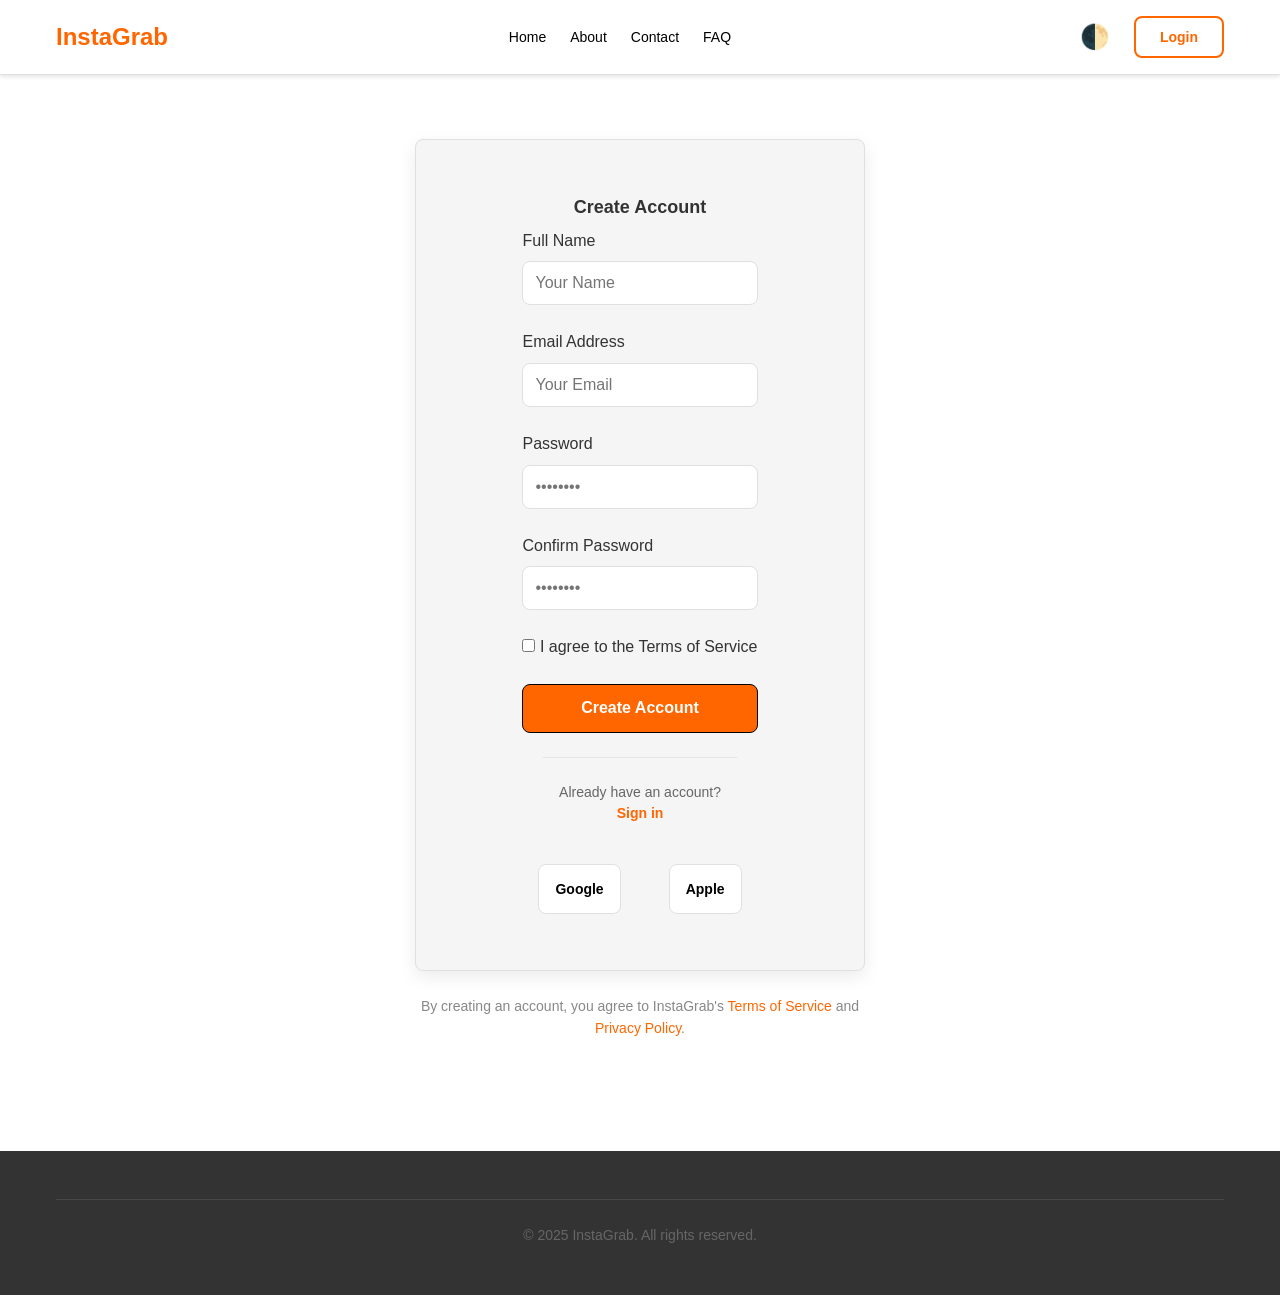
<file: signup.html>
<!DOCTYPE html>
<html lang="en">
<head>
  <meta charset="UTF-8">
  <meta name="viewport" content="width=device-width, initial-scale=1.0">
  <title>Sign Up - InstaGrab | Order Food Online</title>
  <link rel="stylesheet" href="global.css">
  <link rel="stylesheet" href="signup.css">
</head>
<body>

  <!-- Header & Navigation -->
  <header>
    <div class="container">
      <nav class="navbar">
        <a href="index.html" class="logo">InstaGrab</a>
        <ul class="nav-links">
          <li><a href="index.html">Home</a></li>
          <li><a href="about.html">About</a></li>
          <li><a href="contact.html">Contact</a></li>
          <li><a href="faq.html">FAQ</a></li>
        </ul>
        <div class="nav-buttons">
          <button id="theme-toggle" class="theme-toggle">🌓</button>
          <a href="login.html" class="btn btn-secondary">Login</a>
        </div>
      </nav>
    </div>
  </header>

  <!-- Sign Up Section -->
  <section class="signup-section">
    <div class="container">
      <div class="signup-card-wrapper">
        <div class="card signup-card">
          <div class="card-body">
            <h2 class="card-title">Create Account</h2>

            <form class="signup-form">
              <div class="form-group">
                <label for="name">Full Name</label>
                <input type="text" id="name" name="name" placeholder="Your Name" required>
              </div>

              <div class="form-group">
                <label for="email">Email Address</label>
                <input type="email" id="email" name="email" placeholder="Your Email" required>
              </div>

              <div class="form-group">
                <label for="password">Password</label>
                <input type="password" id="password" name="password" placeholder="••••••••" required>
              </div>

              <div class="form-group">
                <label for="confirmPassword">Confirm Password</label>
                <input type="password" id="confirmPassword" name="confirmPassword" placeholder="••••••••" required>
              </div>

              <div class="form-group terms">
                <label>
                  <input type="checkbox" name="terms" required>
                  I agree to the Terms of Service
                </label>
              </div>

              <button type="submit" class="btn btn-primary btn-block">Create Account</button>
            </form>

            <div class="signin-link">
              <p>Already have an account? <a href="login.html">Sign in</a></p>
            </div>

            <div class="social-login">
              <button class="btn social-btn">Google</button>
              <button class="btn social-btn">Apple</button>
            </div>
          </div>
        </div>

        <p class="signup-note">
          By creating an account, you agree to InstaGrab's <a href="#">Terms of Service</a> and <a href="#">Privacy Policy</a>.
        </p>
      </div>
    </div>
  </section>

  <!-- Footer -->
  <footer class="site-footer">
    <div class="container">
      <div class="footer-bottom">
        <p>&copy; 2025 InstaGrab. All rights reserved.</p>
      </div>
    </div>
  </footer>
  <script src="theme.js"></script>
  <script>
    const signupForm = document.querySelector('.signup-form');
    const emailInput = document.getElementById('email');
    
    signupForm.addEventListener('submit', function(event) {
      event.preventDefault();
      const email = emailInput.value.trim();
      const requiredDomain = '@nst.rishihood.edu.in';
      
      if (!email.endsWith(requiredDomain)) {
        alert('Please use your @nst.rishihood.edu.in email address to sign up.');
      }
      else {
        window.location.href = 'restaurants.html';
      }
    });
  </script>
</body>
</html>
</file>
<file: global.css>
/* Reset & Typography */
* {
  margin: 0;
  padding: 0;
  box-sizing: border-box;
}

html {
  font-size: 16px;
}

/* Base styles */
body {
  font-family: -apple-system, BlinkMacSystemFont, 'Segoe UI', Roboto, Oxygen, Ubuntu, Cantarell, sans-serif;
  font-size: 1rem;
  line-height: 1.6;
  color: #333333;
  background-color: #ffffff;
  transition: background-color 0.3s ease, color 0.3s ease;
}

/* Dark theme styles */
body.dark-theme {
  color: #f0f0f0;
  background-color: #1a1a1a;
}

body.dark-theme .card,
body.dark-theme header,
body.dark-theme .alt {
  background-color: #2d2d2d;
  border-color: #444444;
}

/* Features section specific styles */
.alt {
  padding: 4rem 0;
  background-color: #f9f9f9;
}

.dark-theme .alt {
  background-color: #2d2d2d;
  color: #f0f0f0;
}

dark-theme .alt h2,
.dark-theme .alt h3,
.dark-theme .alt p {
  color: #f0f0f0;
}

/* Ensure orange color for feature headings in both themes */
.alt h3[style*="color:#ff6600"],
.dark-theme .alt h3[style*="color:#ff6600"] {
  color: #ff6600 !important;
}

body.dark-theme .nav-links a,
body.dark-theme .card-title,
body.dark-theme .card-subtitle,
body.dark-theme .card-rating,
body.dark-theme .card-body p,
body.dark-theme .container p,
body.dark-theme h1,
body.dark-theme h2,
body.dark-theme h3,
body.dark-theme h4,
body.dark-theme h5,
body.dark-theme h6 {
  color: #f0f0f0;
}

h1 {
  font-size: 2rem;
  font-weight: 700;
  line-height: 1.2;
}

h2 {
  font-size: 1.5rem;
  font-weight: 700;
  line-height: 1.3;
}

h3 {
  font-size: 1.25rem;
  font-weight: 600;
}

p {
  color: #666666;
}

a {
  color: #ff6600;
  text-decoration: none;
  transition: color 0.3s ease;
}

a:hover {
  color: #e55500;
}

.container {
  max-width: 1200px;
  margin: 0 auto;
  padding: 0 1rem;
}

/* Header & Navigation */
header {
  background-color: #ffffff;
  position: sticky;
  top: 0;
  z-index: 100;
  border-bottom: 1px solid #e0e0e0;
  box-shadow: 0 2px 4px rgba(0, 0, 0, 0.1);
}

.dark-theme header {
  background-color: #2d2d2d;
  border-bottom-color: #444444;
  box-shadow: 0 2px 4px rgba(0, 0, 0, 0.3);
}

nav {
  display: flex;
  align-items: center;
  justify-content: space-between;
  padding: 1rem 0;
}

.logo {
  font-size: 1.5rem;
  font-weight: bold;
  color: #ff6600;
}

.nav-links {
  display: flex;
  gap: 1.5rem;
  list-style: none;
}

.nav-links a {
  font-size: 0.875rem;
  font-weight: 500;
  color: #000000;
}

.nav-links a:hover {
  color: #ff6600;
}

.nav-buttons {
  display: flex;
  gap: 1rem;
  align-items: center;
}

/* Theme toggle button */
.theme-toggle {
  background: none;
  border: none;
  font-size: 1.5rem;
  cursor: pointer;
  padding: 0.25rem 0.5rem;
  line-height: 1;
  border-radius: 4px;
}

.theme-toggle:hover {
  background: rgba(0, 0, 0, 0.1);
}

.dark-theme .theme-toggle:hover {
  background: rgba(255, 255, 255, 0.1);
}

/* Ensure text is visible in dark mode */
.dark-theme .btn-secondary {
  color: #f0f0f0;
  border-color: #f0f0f0;
}

.dark-theme .btn-secondary:hover {
  background-color: #f0f0f0;
  color: #2d2d2d;
}

/* Buttons */
.btn {
  padding: 0.5rem 1.5rem;
  border-radius: 0.5rem;
  font-size: 0.875rem;
  font-weight: bold;
  cursor: pointer;
  display: inline-block;
  text-align: center;
}

.btn-primary {
  background-color: #ff6600;
  color: #ffffff;
}

.btn-primary:hover {
  background-color: #e55500;
  color: #ffffff;
}

.btn-secondary {
  background-color: transparent;
  color: #ff6600;
  border: 2px solid #ff6600;
}

.btn-secondary:hover {
  background-color: #ff6600;
  color: #ffffff;
}

.btn-accent {
  background-color: #ff4757;
  color: #ffffff;
}

.btn-accent:hover {
  background-color: #ff6b7a;
}

.btn-block {
  width: 100%;
}

/* Forms */
input,textarea {
  font-size: 1.025rem;
  padding: 0.5rem 1rem;
  border: 1px solid #e0e0e0;
  border-radius: 0.5rem;
}

input:focus,textarea:focus {
  outline: none;
  border-color: #ff6600;
  box-shadow: 0 0 0 3px rgba(255,102,0,0.1);
}

label {
  display: block;
  margin-bottom: 0.25rem;
  font-weight: 500;
  color: #333333;
}

.form-group {
  margin-bottom: 1.5rem;
}

/* Cards */
.card {
  background-color: #ffffff;
  overflow: hidden;
  transition: all 0.3s ease;
  border: 1px solid #e0e0e0;
}

.card:hover {
    transform: translateY(-4px);
}

.card-image {
  width: 100%;
  height: auto;
  max-height: 200px;
  background-color: #f5f5f5;
  display: flex;
  align-items: flex-start;
  justify-content: center;
  color: #888888;
  font-weight: 500;
  border-radius: 0.5rem 0.5rem 0 0;
  overflow: hidden;
}

.card-image img {
  width: 100%;
  height: auto;
  object-fit: cover;
  object-position: top;
  flex-shrink: 0;
}

.card-body {
  padding: 1.5rem;
  display: flex;
  flex-direction: column;
  justify-content: flex-start;
  align-items: center;
  flex-grow: 1;
}

.card-body p {
  text-align: center;
  padding: 0 1rem;
  line-height: 1.5;
}

.card-title {
  font-size: 1.125rem;
  font-weight: 600;
  margin-bottom: 0.5rem;
}

.card-subtitle {
  font-size: 0.875rem;
  color: #888888;
  margin-bottom: 1rem;
}

.card-rating {
  display: flex;
  align-items: center;
  gap: 0.25rem;
  margin-bottom: 1rem;
  font-size: 0.875rem;
}

.star {
  color: #ffb800;
}

/* Grid System */
.grid {
  display: grid;
  gap: 1.5rem;
}

.grid-2 {
  grid-template-columns: repeat(auto-fit, minmax(250px, 1fr));
}

.grid-3 {
  grid-template-columns: repeat(auto-fit, minmax(300px, 1fr));
}

/* Sections */
section {
  padding: 3rem 0;
}

section.alt {
  background-color: #f5f5f5;
}

section h2 {
  text-align: center;
  margin-bottom: 3rem;
}

/* Footer */
footer {
  background-color: #333333;
  color: #ffffff;
  padding: 3rem 0;
  margin-top: 3rem;
}

footer a {
  color: #ff8533;
}

footer a:hover {
  color: #ffffff;
  transition: color 0.6s ease;
}

.footer-grid {
  display: grid;
  grid-template-columns: repeat(auto-fit, minmax(200px, 1fr));
  gap: 2rem;
  margin-bottom: 2rem;
  text-align: center;
}

.footer-section h3 {
  margin-bottom: 1rem;
}

.footer-links {
  display: flex;
  flex-direction: column;
  gap: 0.5rem;
  list-style: none;
}

.footer-links a {
  font-size: 0.875rem;
}

.footer-bottom {
  border-top: 1px solid rgba(255,255,255,0.1);
  padding-top: 1.5rem;
  text-align: center;
  color: #888888;
  font-size: 0.875rem;
}

/* Responsive Design */
@media (max-width: 768px) {
  h1 {
    font-size: 1.5rem;
  }

  h2 {
    font-size: 1.25rem;
  }

  .nav-links {
    display: none;
  }

  .container {
    padding: 0 0.5rem;
  }

  .grid-3 {
    grid-template-columns: repeat(auto-fit, minmax(200px, 1fr));
  }

  section {
    padding: 2rem 0;
  }

  .footer-grid {
    grid-template-columns: 1fr;
  }
}

@media (max-width: 480px) {
  h1 {
    font-size: 1.25rem;
  }

  .btn {
    padding: 0.5rem 1rem;
    font-size: 0.75rem;
  }

  .card-image {
    height: 150px;
  }
}
</file>
<file: index.css>
/* Hero Section */
.hero {
    background-color: #ff6600;
    padding: 4rem 0;
    text-align: center;
    color: #ffffff;
}

.hero h1 {
    color: #ffffff;
    margin-bottom: 1rem;
    font-size: 2.5rem;
}

.hero p {
    font-size: 1.25rem;
    color: #666;
    margin-bottom: 2rem;
}

/* Search Bar */
.search-bar {
    display: flex;
    max-width: 600px;
    margin: 0 auto;
    gap: 0.5rem;
    align-items: center;
    justify-content: center;
    margin-bottom: 1rem;
    border-radius: 0.5rem;
    font-size: 1rem;
}

.search-bar input {
    border: 1px solid #e0e0e0;
}
.search-bar button {
    border: none;
    border-radius: 0.5rem;
    cursor: pointer;
    transition: background-color 0.3s ease;
}

/* Featured Restaurants */
.featured-restaurants {
  margin-bottom: 3rem;
}

.restaurant-card {
  text-decoration: none;
  color: inherit;
}
.card {
    background-color: #ffffff;
    border-radius: 0.5rem;
    overflow: hidden;
    box-shadow: 0 2px 4px rgba(0,0,0,0.1);
    margin-bottom: 1rem;
}
</file>
<file: about.css>
/* Hero Section */
.hero {
  background-color: #ff6600;
  color: #ffffff;
  text-align: center;
}

.hero h1 {
  margin-bottom: 1.5rem;
}

.hero p {
  margin-bottom: 2rem;
  font-size: 1.125rem;
}

/* Story Section */
.story-grid {
  display: grid;
  grid-template-columns: 1fr 1fr;
  gap: 3rem;
  align-items: center;
}

.story-content p {
  margin-bottom: 1.5rem;
}

.team-image {
  width: 100%;
  height: 400px;
  background-color: #f5f5f5;
  display: flex;
  align-items: center;
  justify-content: center;
  color: #888888;
  font-weight: 500;
  border-radius: 1rem;
}

/* Values Section */
.values-grid {
  display: grid;
  grid-template-columns: repeat(3, 1fr);
  gap: 1.5rem;
}

/* Team Section */
.team-grid {
  display: grid;
  grid-template-columns: repeat(auto-fit, minmax(300px, 1fr));
  gap: 1.5rem;
}

.card-image {
  height: 200px;
  overflow: hidden;
  background-color: #f5f5f5;
  border-radius: 8px;
}

.card-image img {
  width: 100%;
  height: 100%;
  object-fit: cover;
  transition: transform 0.3s ease;
}

.card:hover .card-image img {
  transform: scale(1.05);
}

/* CTA Section */
.cta-section {
  text-align: center;
}

.cta-section p {
  margin-bottom: 2rem;
  font-size: 1.125rem;
}

.cta-button {
  padding: 1rem 3rem;
  font-size: 1.125rem;
}

/* Responsive Design */
@media (max-width: 768px) {
  .story-grid {
    grid-template-columns: 1fr;
  }

  .team-image {
    height: 200px;
  }

  .values-grid {
    grid-template-columns: 1fr;
  }

  .team-grid {
    grid-template-columns: 1fr;
  }

  h1 {
    font-size: 1.5rem;
  }

  h2 {
    font-size: 1.25rem;
  }

  .nav-links {
    display: none;
  }

  .container {
    padding: 0 0.5rem;
  }

  .grid-3 {
    grid-template-columns: repeat(auto-fit, minmax(200px, 1fr));
  }

  section {
    padding: 2rem 0;
  }

  .footer-grid {
    grid-template-columns: 1fr;
  }

  .hero {
    padding: 2rem 0;
  }

  .cta-button {
    padding: 0.75rem 2rem;
    font-size: 1rem;
  }
}

@media (max-width: 480px) {
  h1 {
    font-size: 1.25rem;
  }

  .btn {
    padding: 0.5rem 1rem;
    font-size: 0.75rem;
  }

  .card-image {
    height: 150px;
  }

  .hero h1 {
    font-size: 1.25rem;
  }

  .hero p {
    font-size: 1rem;
  }

  .value-item h3 {
    font-size: 1rem;
  }

  .team-image {
    height: 150px;
  }
}
</file>
<file: contact.css>
/* Hero Section */
.hero {
  background-color: #ff6600;
  color: #ffffff;
  padding: 3rem 0;
  text-align: center;
}

.hero h1 {
  margin-bottom: 1rem;
}

.hero p {
  margin-bottom: 2rem;
  font-size: 1.125rem;
}

/* Contact Section */

.contact-grid {
  display: grid;
  grid-template-columns: repeat(auto-fit, minmax(300px, 1fr));
  gap: 2rem;
  margin-bottom: 3rem;
}

/* Contact Form */
.contact-form {
  background-color: #f5f5f5;
  padding: 2rem;
  border-radius: 1rem;
  box-shadow: 0 4px 6px rgba(0,0,0,0.1);
}

.contact-form h3 {
  color: #ff6600;
  margin-bottom: 1.5rem;
}

.contact-form textarea {
  min-height: 120px;
  resize: vertical;
}

.contact-form .btn {
  width: 100%;
  padding: 1rem;
  font-size: 1rem;
  margin-top: 1rem;
  border: 1px solid black;
}

.contact-form input,
.contact-form textarea,
.contact-form select {
  width: 100%;
  padding: 0.5rem 1rem;
  border: 1px solid #e0e0e0;
  border-radius: 0.5rem;
  font-size: 1rem;
}

.contact-form input:focus,
.contact-form textarea:focus,
.contact-form select:focus {
  outline: none;
  border-color: #ff6600;
  box-shadow: 0 0 0 3px rgba(255,102,0,0.1);
}

/* Map Section */
.map-section {
  padding: 1.5rem;
  background-color: #f5f5f5;
  border-radius: 1rem;
  margin-bottom: 0.5rem;
}

.map-section h3 {
  color: #ff6600;
  margin-bottom: 0.5rem;
}

.map-section p {
  color: #666666;
  margin-bottom: 0.25rem;
}

/* Business Hours */
.business-hours {
  background-color: #ffffff;
  padding: 2rem;
  border-radius: 1rem;
  box-shadow: 0 4px 6px rgba(0,0,0,0.1);
  margin-top: 2rem;
}

.business-hours h3 {
  color: #ff6600;
  margin-bottom: 1rem;
}

/* Dark Theme Styles */
.dark-theme .contact-form,
.dark-theme .map-section,
.dark-theme .business-hours {
  background-color: #2d2d2d;
  color: #f0f0f0;
  border-color: #444;
}

.dark-theme .contact-form label,
.dark-theme .map-section p,
.dark-theme .business-hours p {
  color: #e0e0e0;
}

.dark-theme .contact-form input,
.dark-theme .contact-form textarea,
.dark-theme .contact-form select {
  background-color: #3d3d3d;
  border-color: #555;
  color: #f0f0f0;
}

.dark-theme .contact-form input::placeholder,
.dark-theme .contact-form textarea::placeholder {
  color: #aaa;
}

.dark-theme .business-hours {
  background-color: #2d2d2d;
  border: 1px solid #444;
}

.dark-theme .contact-form .btn {
  background-color: #ff8c42;
  color: #fff;
  border-color: #ff8c42;
}

.dark-theme .contact-form .btn:hover {
  background-color: #ff6600;
  border-color: #ff6600;
}

/* Responsive Design */
@media (max-width: 768px) {
  .contact-grid {
    grid-template-columns: 1fr;
  }

  .map-container iframe {
    height: 300px;
  }
}

@media (max-width: 480px) {
  .contact-info,
  .contact-form {
    padding: 1.5rem;
  }

  .map-container iframe {
    height: 250px;
  }
}
</file>
<file: login.css>
/* Login Section */
.login-section {
  padding: 4rem 0;
  display: flex;
  min-height: 70vh;
  align-items: center;
}

.login-card-wrapper {
  max-width: 400px;
  margin: 0 auto;
}

.login-card {
  background-color: #f5f5f5;
  box-shadow: 0 6px 18px rgba(0,0,0,0.08);
  padding: 2rem;
  border: 1px solid #e0e0e0;
  border-radius: 8px;
}
 
/* Form Styles */
.login-form .form-group {
  margin-bottom: 1.5rem;
}

.login-form label {
  display: block;
  margin-bottom: 0.5rem;
  font-weight: 500;
  color: #333333;
}

.login-form input {
  width: 100%;
  padding: 0.75rem;
  border: 1px solid #e0e0e0;
  border-radius: 0.5rem;
  font-size: 1rem;
  transition: all 0.3s ease;
  background-color: #ffffff;
  color: #333333;
}

/* Dark theme styles */
.dark-theme .login-card {
  background-color: #2d2d2d;
  border-color: #444;
}

.dark-theme .login-form label,
.dark-theme .login-form input::placeholder,
.dark-theme .checkbox-label,
.dark-theme .signup-prompt,
.dark-theme .terms-agreement {
  color: #e0e0e0;
}

.dark-theme .login-form input {
  background-color: #3d3d3d;
  border-color: #555;
  color: #f0f0f0;
}

.dark-theme .login-form input:focus {
  border-color: #ff6600;
  box-shadow: 0 0 0 3px rgba(255,102,0,0.2);
}

.dark-theme .forgot-password {
  color: #ff8c42;
}

.dark-theme .terms-agreement a {
  color: #ff8c42;
}

.login-form input:focus {
  outline: none;
  border-color: #ff6600;
  box-shadow: 0 0 0 3px rgba(255,102,0,0.1);
}

/* Remember Me & Forgot Password */
.form-options {
  display: flex;
  justify-content: space-between;
  align-items: center;
  margin-bottom: 1rem;
}

.checkbox-label {
  display: flex;
  align-items: center;
  gap: 0.4rem;
  font-size: 0.875rem;
}

.checkbox-label input[type="checkbox"] {
  width: auto;
  margin: 0;
}

.forgot-password {
  color: #ff6600;
  padding: 0rem 1rem;
  height: 2rem;
}

/* Submit Button */
.btn-primary {
  width: 100%;
  padding: 0.9rem;
  margin-bottom: 1.5rem;
  font-size: 1rem;
  border: none;
  border-radius: 8px;
  transition: all 0.3s ease;
}

/* Signup Prompt */
.signup-prompt {
  font-size: 0.875rem;
  text-align: center;
  margin-top: 0.5rem;
  margin-bottom: 1rem;
}

.signup-prompt a {
  display: flex;
  justify-content: center;
  align-items: center;
  font-weight: 600;
  color: #ff6600;
}

/* Social Login */
.social-login {
  display: flex;
  gap: 3rem;
  margin-top: 1rem;
}

.social-btn {
  flex: 1;
  padding: 1rem;
  border: 1px solid #e0e0e0;
  border-radius: 0.5rem;
  background: white;
  cursor: pointer;
  transition: all 0.3s ease;
}

.social-btn:hover {
  border-color: #ff6600;
  color: #ff6600;
}

/* Footer Note */
.terms-agreement {
  text-align: center;
  margin-top: 1.5rem;
  color: #888888;
  font-size: 0.875rem;
}

.terms-agreement a {
  color: #ff6600;
}

/* Responsive Design */
@media (max-width: 768px) {
  h1 {
    font-size: 1.5rem;
  }

  h2 {
    font-size: 1.25rem;
  }

  .nav-links {
    display: none;
  }

  .container {
    padding: 0 0.5rem;
  }

  section {
    padding: 2rem 0;
  }

  .login-section {
    padding: 1.5rem;
  }

  .login-card {
    padding: 2rem;
  }

  .social-login {
    flex-direction: column;
    gap: 0.5rem;
  }

  .social-btn {
    width: 100%;
  }
}

@media (max-width: 480px) {
  h1 {
    font-size: 1.25rem;
  }

  .btn {
    padding: 0.5rem 1rem;
    font-size: 0.75rem;
  }

  .card-image {
    height: 150px;
  }

  .login-section {
    padding: 1rem;
  }

  .login-card {
    padding: 1.5rem;
  }

  .login-title {
    font-size: 1.5rem;
  }

  .form-group {
    margin-bottom: 1rem;
  }

  .form-group label {
    font-size: 0.875rem;
  }

  .form-group input {
    padding: 0.75rem;
  }

  .btn {
    padding: 0.75rem;
  }

  .form-links {
    font-size: 0.875rem;
  }

  .login-card-wrapper {
    padding: 0 1rem;
  }

  .login-card .card-body {
    padding: 1.5rem;
  }

  .form-options {
    flex-direction: column;
    align-items: flex-start;
    gap: 0.5rem;
  }
}
</file>
<file: restaurants.css>
/* Search and Filter Section */
.search-filter-section {
  background-color: #ffffff;
  padding: 2rem 0;
  border-bottom: 1px solid #e0e0e0;
}

.search-bar {
  display: flex;
  gap: 0.5rem;
  max-width: 600px;
  margin: 0 auto 2rem;
}

.search-input {
  flex: 1;
  padding: 1rem;
  border: 1px solid #e0e0e0;
  border-radius: 0.5rem;
  font-size: 1rem;
}

.btn-accent {
  background-color: #ff6600;
  color: #ffffff;
  border-radius: 0.75rem;
  border: 1px solid black;
}

/* Filter Buttons */
.filter-buttons {
  display: flex;
  justify-content: center;
  flex-wrap: wrap;
  gap: 0.5rem;
}

.filter-btn {
  padding: 0.5rem 1rem;
  border: 1px solid #e0e0e0;
  background-color: #ffffff;
  border-radius: 2rem;
  font-size: 0.875rem;
  cursor: pointer;
  transition: all 0.3s ease;
}

.filter-btn:hover {
  border-color: #ff6600;
  color: #ff6600;
}

.filter-btn.active {
  background-color: #ff6600;
  color: #ffffff;
  border-color: #ff6600;
}

/* Restaurant Listing Section */
.restaurant-listing {
  padding: 3rem 0;
}

.section-title {
  text-align: center;
  margin-bottom: 3rem;
}

/* Restaurant Cards */
.restaurant-card {
  transition: all 0.3s ease;
  border: 1px solid #e0e0e0;
  border-radius: 0.5rem;
  overflow: hidden;
  box-shadow: 0 2px 4px rgba(0,0,0,0.1);
  margin-bottom: 1rem;
}

.restaurant-card:hover {
  transform: translateY(-4px);
  box-shadow: 0 10px 15px rgba(0,0,0,0.1);
}

.card-body {
  padding: 1rem;
}

.card-description {
  margin-bottom: 1rem;
  line-height: 1.5;
}

.delivery-info {
  display: flex;
  justify-content: space-between;
  align-items: center;
  margin-bottom: 1rem;
  font-size: 0.875rem;
}

.delivery-text {
  color: #28a745;
  font-weight: 500;
}

.delivery-time {
  color: #888888;
}

.btn-block {
  width: 100%;
}

/* Dark Mode Styles */
.dark-theme .search-filter-section {
  background-color: #2d2d2d;
  border-bottom-color: #444;
}

.dark-theme .search-input {
  background-color: #3d3d3d;
  border-color: #555;
  color: #f0f0f0;
}

.dark-theme .search-input::placeholder {
  color: #aaa;
}

.dark-theme .filter-btn {
  background-color: #3d3d3d;
  border-color: #555;
  color: #f0f0f0;
}

.dark-theme .filter-btn:hover {
  border-color: #ff6600;
  color: #ff6600;
}

.dark-theme .filter-btn.active {
  background-color: #ff6600;
  color: #fff;
  border-color: #ff6600;
}

/* Responsive Design */
@media (max-width: 768px) {
  h1 {
    font-size: 1.5rem;
  }

  h2 {
    font-size: 1.25rem;
  }

  .nav-links {
    display: none;
  }

  .container {
    padding: 0 0.5rem;
  }

  .grid-3 {
    grid-template-columns: repeat(auto-fit, minmax(200px, 1fr));
  }

  section {
    padding: 2rem 0;
  }

  .footer-grid {
    grid-template-columns: 1fr;
  }

  .search-filter-section {
    padding: 1.5rem;
  }

  .search-bar {
    flex-direction: column;
    gap: 1rem;
  }

  .filter-buttons {
    flex-wrap: wrap;
    gap: 0.5rem;
  }

  .restaurant-listing {
    grid-template-columns: 1fr;
  }

  .restaurant-card {
    flex-direction: column;
  }

  .restaurant-image {
    width: 100%;
    height: 200px;
  }

  .search-filter-section {
    padding: 1.5rem 0;
  }

  .search-bar {
    flex-direction: column;
    max-width: 300px;
    margin-bottom: 1.5rem;
  }

  .filter-buttons {
    gap: 0.25rem;
  }

  .filter-btn {
    padding: 0.375rem 0.75rem;
    font-size: 0.75rem;
  }

  .restaurant-listing {
    padding: 2rem 0;
  }

  .delivery-info {
    flex-direction: column;
    align-items: flex-start;
    gap: 0.25rem;
  }
}

@media (max-width: 480px) {
  h1 {
    font-size: 1.25rem;
  }

  .btn {
    padding: 0.5rem 1rem;
    font-size: 0.75rem;
  }

  .card-image {
    height: 150px;
  }

  .search-filter-section {
    padding: 1rem;
  }

  .search-input {
    padding: 0.75rem;
  }

  .filter-btn {
    padding: 0.5rem 1rem;
    font-size: 0.875rem;
  }

  .restaurant-image {
    height: 150px;
  }

  .restaurant-info {
    padding: 1rem;
  }

  .search-input {
    padding: 0.75rem;
  }

  .filter-btn {
    padding: 0.25rem 0.5rem;
    font-size: 0.7rem;
  }

  .card-description {
    font-size: 0.875rem;
  }
}
</file>
<file: signup.css>
/* Sign Up Section */
.signup-section {
  padding: 4rem 0;
  display: flex;
  min-height: 70vh;
  align-items: center;
}

.signup-card-wrapper {
  max-width: 450px;
  margin: 0 auto;
}

.signup-card {
  background-color: #f5f5f5;
  box-shadow: 0 6px 18px rgba(0,0,0,0.08);
  padding: 2rem;
  border: 1px solid #e0e0e0;
  border-radius: 8px;
}

/* Form Styles */
.signup-form .form-group {
  margin-bottom: 1.5rem;
}

.signup-form label {
  display: block;
  margin-bottom: 0.5rem;
  font-weight: 500;
  color: #333333;
}

.signup-form input {
  width: 100%;
  padding: 0.75rem;
  border: 1px solid #e0e0e0;
  border-radius: 0.5rem;
  font-size: 1rem;
  transition: all 0.3s ease;
  background-color: #ffffff;
  color: #333333;
}

/* Dark theme styles */
.dark-theme .signup-card {
  background-color: #2d2d2d;
  border-color: #444;
}

.dark-theme .signup-form label,
.dark-theme .signup-form input::placeholder,
.dark-theme .terms label,
.dark-theme .signin-link p,
.dark-theme .signup-note {
  color: #e0e0e0;
}

.dark-theme .signup-form input {
  background-color: #3d3d3d;
  border-color: #555;
  color: #f0f0f0;
}

.dark-theme .signup-form input:focus {
  border-color: #ff6600;
  box-shadow: 0 0 0 3px rgba(255,102,0,0.2);
}

.dark-theme .signin-link a,
.dark-theme .signup-note a {
  color: #ff8c42;
}

.dark-theme .social-btn {
  background-color: #3d3d3d;
  color: #f0f0f0;
  border-color: #555;
}

.dark-theme .signin-link {
  border-top-color: #444;
}

.signup-form input:focus {
  outline: none;
  border-color: #ff6600;
  box-shadow: 0 0 0 3px rgba(255,102,0,0.1);
}

/* Terms Checkbox */
.form-group .terms {
  margin-bottom: 2rem;
}

.form-group .terms label {
  display: flex;
  align-items: flex-start;
  font-size: 0.875rem;
  line-height: 1.5;
  cursor: pointer;
}

.signup-form input[type="checkbox"] {
  width: auto;
  margin: 0;
}

/* Submit Button */
.btn-block {
  width: 100%;
  padding: 0.9rem;
  font-size: 1rem;
  margin-bottom: 1.5rem;
  border: 1px solid #000000;
  border-radius: 0.5rem;
}

/* Sign In Link */
.signin-link {
  text-align: center;
  margin-bottom: 1.5rem;
  padding-top: 1.5rem;
  border-top: 1px solid #e5e5e5;
}

.signin-link p {
  font-size: 0.875rem;
  color: #666666;
}

.signin-link a {
  display: flex;
  justify-content: center;
  align-items: center;
  font-weight: 600;
  color: #ff6600;
}

/* Social Login */
.social-login {
  display: flex;
  gap: 3rem;
  margin-top: 1rem;
}

.social-btn {
  flex: 1;
  padding: 1rem;
  border: 1px solid #e0e0e0;
  border-radius: 0.5rem;
  background: white;
  cursor: pointer;
  transition: all 0.3s ease;
}

.social-btn:hover {
  border-color: #ff6600;
  color: #ff6600;
}

/* Footer Note */
.signup-note {
  text-align: center;
  margin-top: 1.5rem;
  color: #888888;
  font-size: 0.875rem;
}

.signup-note a {
  color: #ff6600;
}

/* Responsive Design */
@media (max-width: 768px) {
  h1 {
    font-size: 1.5rem;
  }

  h2 {
    font-size: 1.25rem;
  }

  .nav-links {
    display: none;
  }

  .container {
    padding: 0 0.5rem;
  }

  .grid-3 {
    grid-template-columns: repeat(auto-fit, minmax(200px, 1fr));
  }

  section {
    padding: 2rem 0;
  }

  .footer-grid {
    grid-template-columns: 1fr;
  }

  .signup-section {
    padding: 1.5rem;
  }

  .signup-card {
    padding: 2rem;
  }

  .social-login {
    flex-direction: column;
    gap: 0.5rem;
  }

  .social-btn {
    width: 100%;
  }
}

@media (max-width: 480px) {
  h1 {
    font-size: 1.25rem;
  }

  .btn {
    padding: 0.5rem 1rem;
    font-size: 0.75rem;
  }

  .card-image {
    height: 150px;
  }

  .signup-section {
    padding: 1rem;
  }

  .signup-card {
    padding: 1.5rem;
  }

  .signup-title {
    font-size: 1.5rem;
  }

  .form-group {
    margin-bottom: 1rem;
  }

  .form-group label {
    font-size: 0.875rem;
  }

  .form-group input {
    padding: 0.75rem;
  }

  .btn {
    padding: 0.75rem;
  }

  .form-links {
    font-size: 0.875rem;
  }
}

@media (max-width: 480px) {
  .signup-section {
    padding: 2rem 0;
  }

  .signup-card-wrapper {
    padding: 0 1rem;
  }

  .signup-card .card-body {
    padding: 1.5rem;
  }

  .social-login {
    flex-direction: column;
  }

  .form-group.terms label {
    font-size: 0.8rem;
  }
}
</file>
